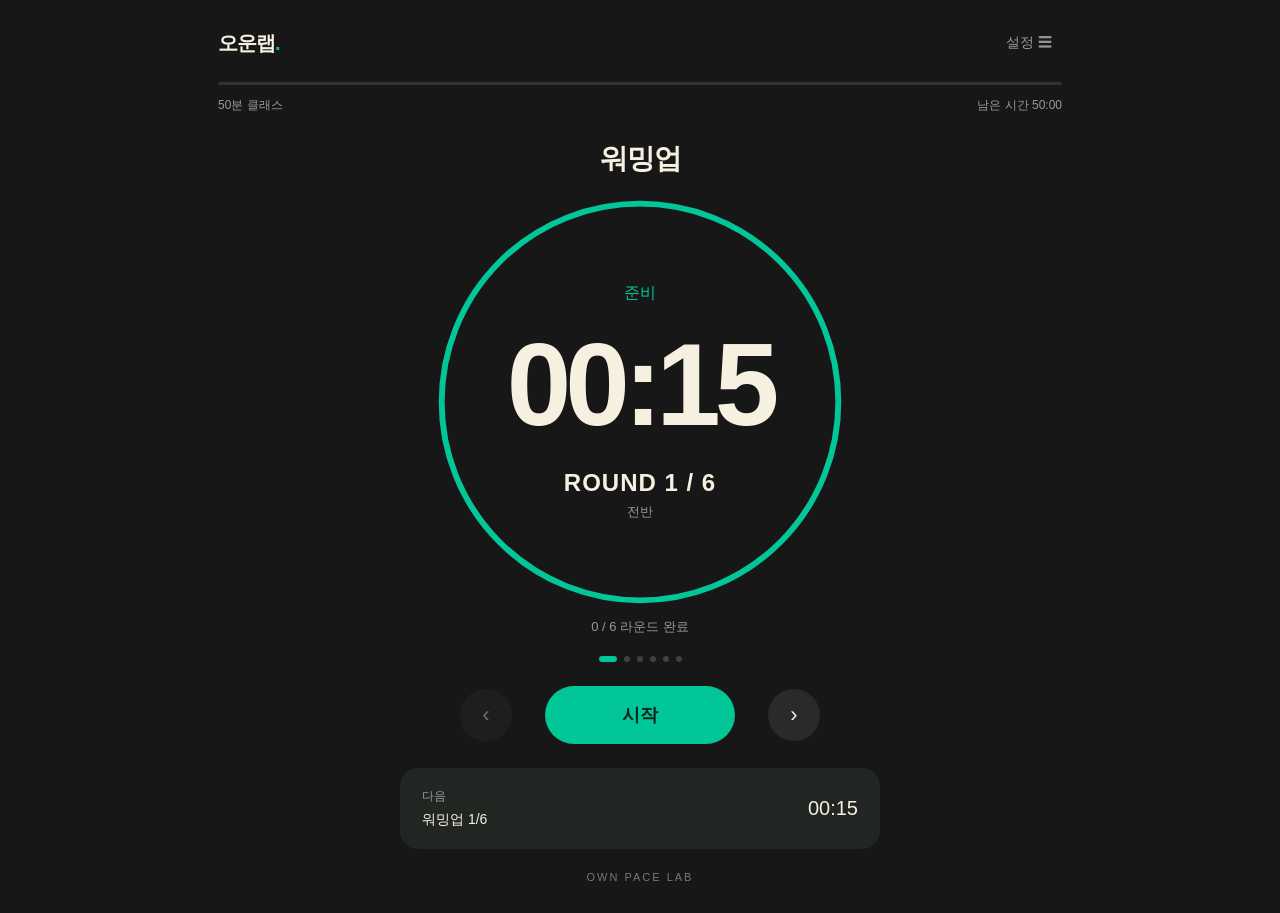
<file: index.html>
<!doctype html>
<html lang="ko"><head><meta charset="utf-8"><meta name="viewport" content="width=device-width,initial-scale=1"><meta name="theme-color" content="#171717"><title>오운랩 50분 타이머</title><style>
:root{color-scheme:dark;--bg:#171717;--fg:#f5f0df;--accent:#00c698;--muted:#979a97}*{box-sizing:border-box}body{margin:0;background:var(--bg);color:var(--fg);font-family:Arial,'Apple SD Gothic Neo',sans-serif}button,select,input{font:inherit}button,select{color:inherit;cursor:pointer}button{border:0;background:#282b29;border-radius:16px;padding:16px}button:focus-visible,select:focus-visible,input:focus-visible{outline:3px solid var(--accent);outline-offset:4px}button:disabled{opacity:.4;cursor:default}main{width:min(100%,620px);margin:auto;padding:24px 28px 30px;min-height:100svh}header{display:flex;align-items:center;justify-content:space-between}header b{font-size:20px;letter-spacing:-1px}header b span{color:var(--accent)}#settings{background:none;font-size:14px;color:var(--muted);padding:10px}.progress{height:3px;background:#303330;margin-top:20px;overflow:hidden;border-radius:5px}.progress i{display:block;background:var(--accent);height:100%}.meta{display:flex;justify-content:space-between;color:var(--muted);font-size:12px;margin-top:12px}.stage{text-align:center;margin:26px 0 18px}.label{font-size:24px;font-weight:700;letter-spacing:-1px;margin:0 0 14px}.dial{position:relative;width:min(100%,360px);aspect-ratio:1;margin:auto;display:flex;flex-direction:column;align-items:center;justify-content:center}.dial svg{position:absolute;inset:0;width:100%;height:100%;transform:rotate(-90deg)}.track,.arc{fill:none;stroke-width:5}.track{stroke:#303631}.arc{stroke:var(--accent);stroke-linecap:round;stroke-dasharray:1068.14;transition:stroke-dashoffset .18s linear}.clock{font-size:clamp(64px,19vw,100px);font-weight:700;font-variant-numeric:tabular-nums;letter-spacing:-6px;line-height:1.2}.phase{font-size:16px;color:var(--accent);margin-bottom:12px}.sub{font-size:13px;color:var(--muted);margin-top:12px;min-height:18px}.rounds{display:flex;gap:7px;justify-content:center;min-height:10px;margin:20px 0}.dot{width:6px;height:6px;border-radius:50%;background:#3d423e}.dot.past{background:#678075}.dot.active{background:var(--accent);width:18px;border-radius:4px}nav{display:flex;align-items:center;justify-content:space-between;gap:18px;margin:0 auto 24px;max-width:360px}nav button:not(#go){width:52px;height:52px;border-radius:50%;padding:0;font-size:22px}#go{background:var(--accent);color:#0b211a;font-weight:700;flex:1;max-width:190px;font-size:18px;height:58px;border-radius:32px}.next-card{display:flex;align-items:center;justify-content:space-between;gap:20px;border-radius:18px;background:#222623;padding:20px 22px;font-size:14px}.next-card small{display:block;color:var(--muted);font-size:12px;margin-bottom:6px}#nextTime{font-size:20px;font-variant-numeric:tabular-nums}.footer{text-align:center;color:#737b74;font-size:11px;margin-top:22px;letter-spacing:2px}dialog{width:min(92vw,480px);max-height:85svh;border:1px solid #3a403b;border-radius:24px;background:#202421;color:var(--fg);padding:24px}dialog::backdrop{background:#000a;backdrop-filter:blur(8px)}.sheet-head{display:flex;justify-content:space-between;align-items:center;margin-bottom:24px}.sheet-head h2{font-size:22px;margin:0}.sheet-head button{padding:10px}.options{display:grid;gap:12px}.options button,select{background:#2c322d;border:0;border-radius:12px;padding:15px;text-align:left}select{width:100%}.volume{display:flex;align-items:center;gap:15px;margin:8px 0;font-size:14px}input{accent-color:var(--accent);flex:1;min-width:0}details{margin-top:24px;font-size:14px}summary{cursor:pointer}ol{padding-left:20px;line-height:1.9;color:#bbc2bb}.hint{font-size:12px;color:#9ba59c;line-height:1.7}body.rest{--accent:#80cce3}body.done{--accent:#00c698}@media(min-width:900px){main{width:min(100%,900px)}.dial{width:420px}.clock{font-size:116px}.label{font-size:28px}.next-card{max-width:480px;margin:auto}}@media(max-height:760px){main{padding-top:14px}.stage{margin:16px 0 10px}.dial{width:min(75vw,290px)}.clock{font-size:80px}.rounds{margin:12px 0}nav{margin-bottom:16px}.footer{margin-top:14px}}@media(max-height:500px) and (orientation:landscape){main{max-width:950px;display:grid;grid-template-columns:1fr 1fr;gap:10px 36px;padding:14px 24px}header,.progress,.meta{grid-column:1/-1;margin:0}.stage{grid-column:1;grid-row:4/8;margin:0}.dial{width:220px}.label{font-size:18px;margin:0}.clock{font-size:64px}nav{grid-column:2;width:100%;margin:auto}.next-card{grid-column:2;width:100%}.footer{grid-column:2}.rounds{margin:6px}}
#roundLabel{font-size:24px;font-weight:800;letter-spacing:1px;margin-top:14px;color:var(--fg)}#completed{font-size:13px;color:var(--muted);margin-top:6px}.sub{margin-top:6px}body.ending .clock{transform:scale(1.18);font-weight:900}.clock{transition:transform .15s ease}body.ending .arc{stroke-width:8}@media(max-height:760px){#roundLabel{font-size:20px;margin-top:8px}.sub{font-size:12px}}
</style></head><body><main><header><b>오운랩<span>.</span></b><button id="settings" aria-label="타이머 설정">설정 ☰</button></header><div class="progress"><i id="bar"></i></div><div class="meta"><span>50분 클래스</span><span id="total"></span></div><button id="restoreAudio" hidden style="width:100%;margin-top:16px">소리가 중단됐어요 · 눌러서 복구</button><section class="stage"><h1 class="label" id="label"></h1><div class="dial"><svg viewBox="0 0 360 360" aria-hidden="true"><circle class="track" cx="180" cy="180" r="170"/><circle id="ring" class="arc" cx="180" cy="180" r="170"/></svg><div id="phase" class="phase"></div><div class="clock" id="clock" role="timer"></div><div id="roundLabel"></div><div class="sub" id="sub"></div></div><div id="completed"></div><div id="dots" class="rounds" aria-hidden="true"></div></section><nav><button id="prev" aria-label="이전 구간">‹</button><button id="go">시작</button><button id="nextBtn" aria-label="다음 구간">›</button></nav><div class="next-card"><div><small>다음</small><span id="next"></span></div><span id="nextTime"></span></div><div class="footer">OWN PACE LAB</div></main><dialog id="panel"><div class="sheet-head"><h2>타이머 설정</h2><button id="close">닫기</button></div><div class="options"><select id="jump" aria-label="구간 선택"></select><button id="sound" aria-pressed="true">소리 켜짐</button><label class="volume">벨 증폭 <output id="volumeValue">140%</output><input id="volume" type="range" min="0.1" max="2" step="0.1" value="1.4" aria-label="벨 음량"></label><button id="test">복싱 벨 미리 듣기</button><button id="warningTest">종료 예고 미리 듣기</button><button id="voiceTest">영어 음성 미리 듣기</button><p id="audioStatus" class="hint" role="status"></p><button id="voice" aria-pressed="true">음성 안내 켜짐</button><button id="full">전체 화면</button><button id="reset">처음부터</button></div><details><summary>50분 시간 구성</summary><ol id="outline"></ol></details><p class="hint">섹션 시작과 라운드 번호를 영어로 안내합니다.<br>마지막 3초는 예고음, 종료는 복싱 벨로 알려드립니다.<br>풋워크와 쉐도우는 90초에 과제 전환, 파트너는 90초에 역할 교대 신호가 울립니다.<br>음악을 먼저 켠 뒤 이 화면에서 벨을 시험하세요. 벨 증폭은 최대 200%이며 음성은 과도하게 증폭하지 않습니다.<br>다른 앱의 음악 음량은 이 타이머에서 조절할 수 없습니다. 화면을 켜두고 타이머를 앞에 두세요.<br>스페이스 시작 / 일시정지, 방향키 구간 이동</p></dialog><script>
'use strict';
const PLAN=[];let acc=0;
function add(section,label,duration,kind='work',mid=0){PLAN.push({section,label,duration,kind,mid,start:acc,end:acc+duration});acc+=duration;}
function transition(){add('전환','구간 전환',30,'rest');}
// Every duration includes only its own work/rest. No implicit end rests.
for(let i=1;i<=6;i++){add('워밍업','워밍업 '+i+'/6',15);add('워밍업','워밍업 '+i+'/6',15);}
transition();
for(let i=1;i<=2;i++){add('스탠스와 풋워크','풋워크 '+i+'/2R',180,'work',90);if(i<2)add('스탠스와 풋워크','라운드 휴식',60,'rest');}
transition();
for(let i=1;i<=6;i++){add('쉐도우','쉐도우 '+i+'/6R',180,'work',90);if(i<6)add('쉐도우','라운드 휴식',40,'rest');}
transition();
for(let i=1;i<=3;i++){add('파트너','파트너 '+i+'/3R',180,'work',90);if(i<3)add('파트너','라운드 휴식',40,'rest');}
transition();
add('파트너 피니셔','피니셔',40);
add('장비 정리','장비 정리',20,'rest');
transition();
for(let i=1;i<=6;i++){add('컨디셔닝','인터벌 '+i+'/6',30);add('컨디셔닝','인터벌 회복',15,'rest');}
add('마침','마무리 안내',20,'rest');
const TOTAL=acc;if(TOTAL!==3000)throw Error('Schedule must total 3000 seconds');
const $=id=>document.getElementById(id),fmt=n=>{n=Math.max(0,Math.ceil(n));return String(Math.floor(n/60)).padStart(2,'0')+':'+String(n%60).padStart(2,'0');};
let elapsed=0,running=false,base=0,epoch=0,audio=null,sound=true,wake=null,prevElapsed=0,lastSaved=0;
const KEY='ownpace-timer-v8-50min-partner3';
function at(t){return PLAN.findIndex(p=>t<p.end);}
let volume=1.4,voice=true;
let audioOutput=null;
function audioState(){ $('restoreAudio').hidden=!sound||!audio||audio.state==='running'; }
function output(){if(!audioOutput){audioOutput=audio.createDynamicsCompressor();audioOutput.threshold.value=-3;audioOutput.knee.value=3;audioOutput.ratio.value=12;audioOutput.attack.value=.003;audioOutput.release.value=.12;audioOutput.connect(audio.destination);}return audioOutput;}
// Boxing Bell: IOII-IOIO-IIOI, CC0. Source: https://commons.wikimedia.org/wiki/File:Dingdingding.wav
const CLIPS={"Warm up. Round one.":"[data-uri]","Footwork. Round one.":"[data-uri]","Shadowboxing. Round one.":"[data-uri]","Partner drills. Round one.":"[data-uri]","Conditioning. Round one.":"[data-uri]","Cool down.":"[data-uri]","Rest.":"[data-uri]","Get ready.":"[data-uri]","Workout complete. Well done.":"[data-uri]","Round one.":"[data-uri]","Round two.":"[data-uri]","Round three.":"[data-uri]","Round four.":"[data-uri]","Round five.":"[data-uri]","Round six.":"[data-uri]","Round seven.":"[data-uri]","Round eight.":"[data-uri]","Round nine.":"[data-uri]","Round ten.":"[data-uri]","bell":"[data-uri]","warning":"[data-uri]"};
const buffers={};let preparing=null,voiceSource=null,voicePending=null;
function stopVoice(){if(voicePending!==null){clearTimeout(voicePending);voicePending=null;}if(voiceSource){try{voiceSource.stop();}catch(e){}voiceSource=null;}}
function playClip(key,delay=0,isVoice=false){if(!sound||!audio||!buffers[key])return false;if(audio.state!=='running'){audioState();return false;}const source=audio.createBufferSource(),gain=audio.createGain();source.buffer=buffers[key];gain.gain.value=isVoice?Math.min(volume,1):volume;source.connect(gain);gain.connect(output());source.onended=()=>{source.disconnect();gain.disconnect();if(voiceSource===source)voiceSource=null;};source.start(audio.currentTime+delay);if(isVoice)voiceSource=source;return true;}
function bell(){playClip('bell');}
function warning(){playClip('warning');}
function tone(freq=1200,dur=.25){if(!sound||!audio)return;if(audio.state!=='running'){audioState();return;}const o=audio.createOscillator(),g=audio.createGain();o.frequency.value=freq;o.type='triangle';g.gain.setValueAtTime(0,audio.currentTime);g.gain.linearRampToValueAtTime(volume*.5,audio.currentTime+.005);g.gain.setValueAtTime(volume*.5,audio.currentTime+dur-.03);g.gain.linearRampToValueAtTime(0,audio.currentTime+dur);o.connect(g);g.connect(output());o.start();o.stop(audio.currentTime+dur);}
function roundInfo(p){if(!p||['전환','장비 정리','마침','파트너 피니셔'].includes(p.section))return null;const works=PLAN.filter(x=>x.section===p.section&&x.kind==='work');if(p.section==='워밍업'){const n=Number(p.label.match(/(\d+)\//)[1]);return {n,total:6,completed:Math.floor(works.filter(x=>x.end<=elapsed).length/2)};}return {n:Math.max(1,works.filter(x=>x.start<=p.start).length),total:works.length,completed:works.filter(x=>x.end<=elapsed).length};}
function say(text){stopVoice();if(!sound||!voice)return;if(!playClip(text,1.8,true))$('audioStatus').textContent='음성 준비가 필요합니다. 영어 음성 미리 듣기를 눌러 주세요.';}
function roundSpeech(n){return 'Round '+['one','two','three','four','five','six','seven','eight','nine','ten'][n-1]+'.';}
function announce(k,previous=-1){const p=PLAN[k],before=PLAN[previous];if(!p){say('Workout complete. Well done.');return;}if(p.section==='파트너 피니셔')return;if(p.section==='전환'){say('Get ready.');return;}if(p.kind==='rest'){if(p.label==='라운드 휴식')say('Rest.');return;}const r=roundInfo(p),oldRound=roundInfo(before);const newSection=!before||before.section!==p.section;const section={'워밍업':'Warm up','스탠스와 풋워크':'Footwork','쉐도우':'Shadowboxing','파트너':'Partner drills','컨디셔닝':'Conditioning','쿨다운':'Cool down'}[p.section];if(newSection)say(r&&r.n>1?roundSpeech(r.n):section+'.'+(r?' '+roundSpeech(r.n):''));else if(r&&(!oldRound||oldRound.n!==r.n))say(roundSpeech(r.n));}
async function unlock(){try{audio??=new(window.AudioContext||window.webkitAudioContext)();audio.onstatechange=audioState;const resumed=audio.resume();if(!preparing)preparing=Promise.all(Object.entries(CLIPS).map(async([key,data])=>{const raw=atob(data.split(',')[1]);const bytes=Uint8Array.from(raw,c=>c.charCodeAt(0));buffers[key]=await audio.decodeAudioData(bytes.buffer);})).catch(e=>{preparing=null;throw e;});await resumed;await preparing;if(audio.state!=='running')throw Error('Audio suspended');audioState();$('audioStatus').textContent='벨과 안내 음성 준비 완료 · v9';return true;}catch(e){audioState();$('audioStatus').textContent='소리를 시작하지 못했습니다. 다시 미리 듣기를 눌러 주세요.';return false;}}
async function lock(){try{wake=await navigator.wakeLock.request('screen');}catch(e){}}
function release(){if(wake){wake.release().catch(()=>{});wake=null;}}
function save(){try{localStorage.setItem(KEY,JSON.stringify({elapsed,at:Date.now()}));}catch(e){}}
function syncTime(){if(running)elapsed=Math.min(TOTAL,base+(performance.now()-epoch)/1000);}
function render(){let k=at(elapsed),p=PLAN[k];document.body.className=!p?'done':p.kind==='rest'?'rest':'';$('label').textContent=p?p.section:'수업 완료';if(p&&p.end-elapsed<=3&&running)document.body.className+=' ending';const ri=roundInfo(p);$('roundLabel').textContent=ri?'ROUND '+ri.n+' / '+ri.total:'';$('completed').textContent=ri?ri.completed+' / '+ri.total+' 라운드 완료':'';$('clock').textContent=p?fmt(p.end-elapsed):'00:00';$('phase').textContent=!p?'수고하셨습니다':!running?(elapsed?'일시정지':'준비'):p.section==='마침'?'마무리':p.kind==='rest'?'휴식':'운동';$('sub').textContent=p?(p.mid?(elapsed-p.start<p.mid?'전반':'후반'):p.kind==='rest'?p.label:p.section==='워밍업'?(p.start%30===0?'전반':'후반'):''):'50분 완료';$('total').textContent='남은 시간 '+fmt(TOTAL-elapsed);$('bar').style.width=(elapsed/TOTAL*100)+'%';$('ring').style.strokeDashoffset=1068.14*(p?(elapsed-p.start)/p.duration:1);const upcoming=PLAN[k+1];$('next').textContent=p&&upcoming?upcoming.section==='전환'?'구간 전환':upcoming.label:'오늘 수업 마무리';$('nextTime').textContent=p&&upcoming?fmt(upcoming.duration):'';$('go').textContent=running?'일시정지':elapsed>=TOTAL?'완료':elapsed>0?'이어서':'시작';$('go').disabled=elapsed>=TOTAL;$('prev').disabled=elapsed===0;$('nextBtn').disabled=elapsed>=TOTAL;const rounds=p?PLAN.filter(x=>x.section===p.section&&x.kind==='work'&&(p.section!=='워밍업'||x.start%30===0)):[];const active=p?rounds.filter(x=>x.start<=p.start).length-1:-1;const dotsKey=(p?.section??'done')+active;if($('dots').dataset.key!==dotsKey){$('dots').dataset.key=dotsKey;$('dots').innerHTML=rounds.map((x,i)=>'<i class="dot '+(i===active?'active':i<active?'past':'')+'"></i>').join('');}}
function pause(){stopVoice();syncTime();running=false;release();save();render();}
async function start(){if(running||elapsed>=TOTAL)return;if(!await unlock()&&sound)return;if(running)return;running=true;base=elapsed;epoch=performance.now();prevElapsed=elapsed;lock();bell(2);if(Math.abs(elapsed-PLAN[at(elapsed)].start)<.1)announce(at(elapsed));else{const r=roundInfo(PLAN[at(elapsed)]);if(r)say(roundSpeech(r.n));}render();}
function move(t){stopVoice();syncTime();elapsed=Math.max(0,Math.min(TOTAL,t));base=elapsed;epoch=performance.now();prevElapsed=elapsed;if(elapsed===TOTAL){running=false;release();}if(running&&elapsed<TOTAL)announce(at(elapsed));save();render();}
function tick(){if(running){syncTime();let old=at(prevElapsed),now=at(elapsed);if(elapsed-prevElapsed<2){if(old!==now){bell(now<0?3:2);announce(now,old);}else if(now>=0){const p=PLAN[now];if(p.mid&&prevElapsed<p.start+p.mid&&elapsed>=p.start+p.mid)tone(1200,.25);else if(Math.ceil(p.end-elapsed)<=3&&Math.ceil(p.end-elapsed)!==Math.ceil(p.end-prevElapsed))warning();}}if(elapsed>=TOTAL){running=false;release();save();}if(performance.now()-lastSaved>1000){save();lastSaved=performance.now();}prevElapsed=elapsed;render();}requestAnimationFrame(tick);}
$('voiceTest').onclick=async()=>{if(await unlock()){stopVoice();if(sound)playClip('Shadowboxing. Round one.',0,true);}};
$('voice').onclick=async()=>{voice=!voice;stopVoice();$('voice').textContent=voice?'음성 안내 켜짐':'음성 안내 꺼짐';$('voice').setAttribute('aria-pressed',String(voice));if(voice&&await unlock())say('Shadowboxing. Round one.');};$('warningTest').onclick=async()=>{if(!await unlock())return;playClip('warning');playClip('warning',1);playClip('warning',2);playClip('bell',3);};
$('settings').onclick=()=>$('panel').showModal();$('close').onclick=()=>$('panel').close();$('volume').oninput=e=>{volume=Number(e.target.value);$('volumeValue').textContent=Math.round(volume*100)+'%';};
$('restoreAudio').onclick=async()=>{stopVoice();if(audio){audio.onstatechange=null;audio.close().catch(()=>{});}audio=null;audioOutput=null;preparing=null;if(await unlock())bell();};
$('go').onclick=()=>running?pause():start();$('prev').onclick=()=>{syncTime();const k=at(elapsed);move(PLAN[Math.max(0,(k<0?PLAN.length:k)-1)].start);};$('nextBtn').onclick=()=>{syncTime();const k=at(elapsed);if(k>=0)move(PLAN[k+1]?.start??TOTAL);};
$('reset').onclick=()=>{if(elapsed>0&&!confirm('타이머를 처음으로 되돌릴까요?'))return;pause();move(0);};
$('sound').onclick=async()=>{sound=!sound;if(!sound)stopVoice();$('sound').textContent=sound?'소리 켜짐':'소리 꺼짐';$('sound').setAttribute('aria-pressed',String(sound));if(sound){await unlock();tone();}};
$('test').onclick=async()=>{await unlock();bell(2);};$('full').onclick=async()=>{try{if(document.fullscreenElement)await document.exitFullscreen();else await document.documentElement.requestFullscreen();}catch(e){$('full').textContent='전체 화면 미지원';}};
PLAN.forEach((p,i)=>{if(i===0||p.section!==PLAN[i-1].section){const o=document.createElement('option');o.value=p.start;o.textContent=fmt(p.start)+' '+p.section;$('jump').appendChild(o);}});$('jump').onchange=e=>move(Number(e.target.value));
[['워밍업','15초 × 12 / 3분'],['스탠스와 풋워크','3분 × 2R / 사이 휴식 1분'],['쉐도우','3분 × 6R / 사이 휴식 40초'],['파트너','3분 × 3R / 사이 휴식 40초 / 90초 교대'],['파트너 피니셔','40초'],['장비 정리','20초'],['컨디셔닝','30초 운동 + 15초 회복 × 6 / 4분 30초'],['구간 전환','30초 × 5'],['마침','20초']].forEach(([s,t])=>{const li=document.createElement('li');li.textContent=s+' — '+t;$('outline').appendChild(li);});
document.addEventListener('keydown',e=>{if(['BUTTON','SELECT','INPUT'].includes(e.target.tagName))return;if(e.code==='Space'){e.preventDefault();running?pause():start();}if(e.key==='ArrowRight')$('nextBtn').click();if(e.key==='ArrowLeft')$('prev').click();});
document.addEventListener('visibilitychange',()=>{if(document.visibilityState==='visible'){if(running)lock();if(audio&&sound)audio.resume().then(audioState).catch(audioState);}});window.addEventListener('pagehide',()=>{syncTime();save();});
try{const v=JSON.parse(localStorage.getItem(KEY));if(v&&Date.now()-v.at<7200000&&Number.isFinite(v.elapsed))elapsed=Math.max(0,Math.min(TOTAL,v.elapsed));}catch(e){}
render();requestAnimationFrame(tick);
</script></body></html>
</file>
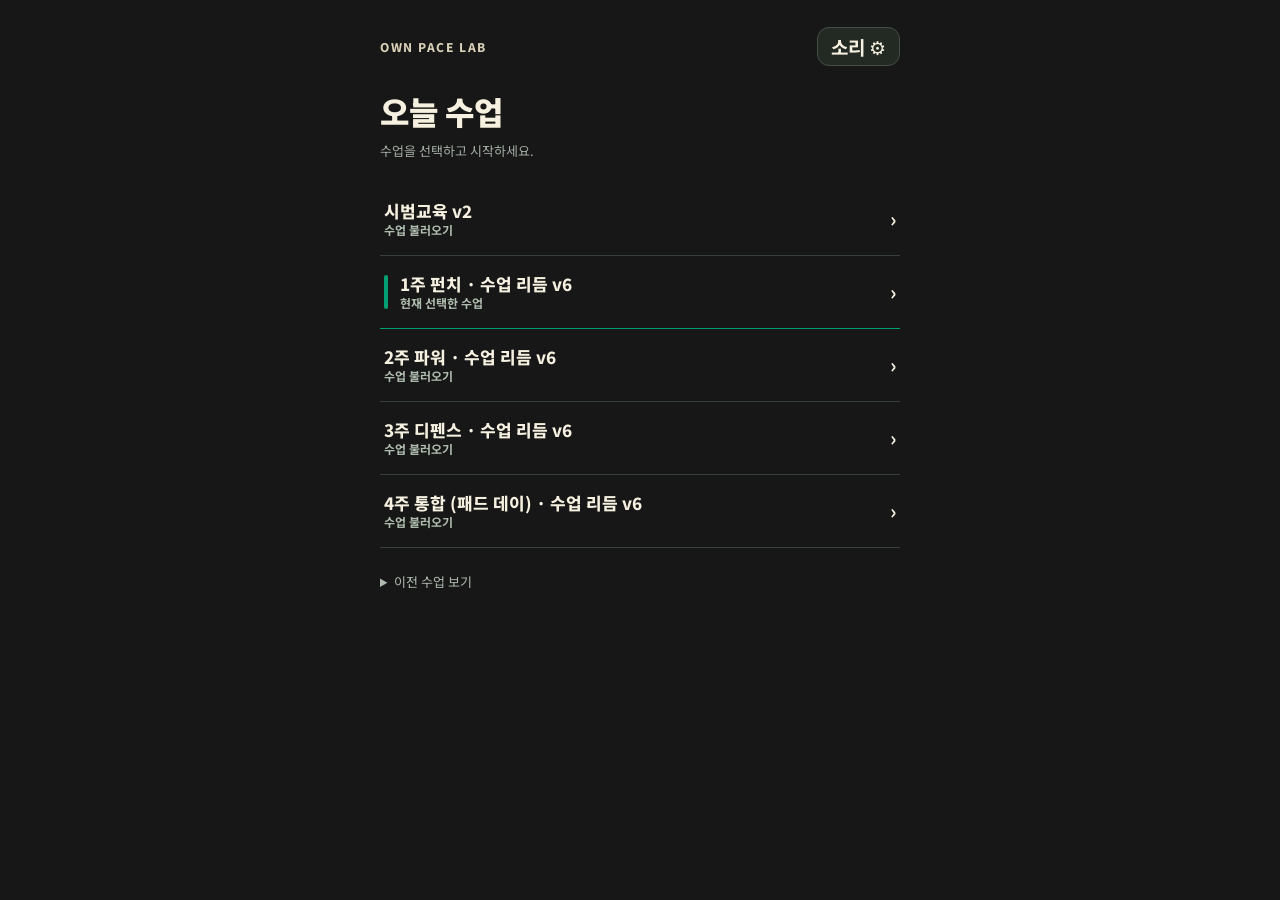
<file: preview/index.html>
<!doctype html>
<!-- © 2026 오운랩(Own Pace LAB). All rights reserved. 무단 복제·배포·사용 금지 -->
<meta charset="utf-8">
<meta name="viewport" content="width=device-width, initial-scale=1, viewport-fit=cover">
<meta name="theme-color" content="#121212">
<title>오운랩 타이머 · 테스트</title>
<meta name="claude:viewport-fit-sides" content="cover">
<link rel="preconnect" href="https://fonts.googleapis.com">
<link rel="stylesheet" href="https://fonts.googleapis.com/css2?family=Oswald:wght@500;700&family=Black+Han+Sans&family=Noto+Sans+KR:wght@500;700;900&display=swap">
<style>
/* Layout: a TV seen from 3–5 m. Whole-class strip on top, today's move dominant in the middle, next move callout below, controls hide while running. */
:root{
  --cream:#F5F0DF; --ink:#171717; --green:#009F73; --sand:#D9D0B8; --mint:#DCEFE6; --warn:#E8553B;
  --bg:var(--cream); --fg:var(--ink); --muted:#5f594a; --track:var(--sand); --fill:var(--green); --tag:var(--green); --tagfg:var(--cream); --panel:#ece5cf;
  --f-num:"Oswald","Arial Narrow",system-ui,sans-serif;
  --f-disp:"Black Han Sans","Noto Sans KR",system-ui,sans-serif;
  --f-body:"Noto Sans KR",system-ui,sans-serif;
  --f-head:"Noto Sans KR","Apple SD Gothic Neo",system-ui,sans-serif;
  color-scheme:light;
}
body.t-up{--bg:var(--green);--fg:var(--cream);--muted:#d7f2e7;--track:#0d7f5d;--fill:var(--cream);--tag:var(--cream);--tagfg:var(--green);--panel:#0c8b65}
body.t-rest{--bg:#D7ECF8;--fg:#0E3A52;--muted:#3E6A82;--track:#B7D9EC;--fill:#1F7FB4;--tag:#1F7FB4;--tagfg:#F5FBFF;--panel:#C6E2F2}
body.t-talk,body.t-finish{--bg:var(--ink);--fg:var(--cream);--muted:#b4ad9e;--track:#333;--fill:var(--green);--tag:var(--green);--tagfg:var(--cream);--panel:#262626;color-scheme:dark}
body.t-cool{--bg:var(--mint);--fg:#0f3d30;--muted:#40695b;--track:#bfdccf;--fill:var(--green);--tag:var(--green);--tagfg:var(--cream);--panel:#cbe6da}

[hidden]{display:none!important}
html,body{height:100%}
body{margin:0;background:var(--bg);color:var(--fg);font-family:var(--f-body);transition:background .35s,color .35s;overflow:hidden}
.wrap{height:100%;box-sizing:border-box;display:grid;grid-template-rows:auto 1fr;gap:clamp(6px,1.2vh,14px);padding-block:clamp(10px,2.4vh,28px);padding-left:max(16px,env(safe-area-inset-left,0px));padding-right:max(16px,env(safe-area-inset-right,0px))}

header{display:flex;justify-content:space-between;align-items:baseline;gap:12px;flex-wrap:wrap}
.sec{font-family:var(--f-head);font-weight:900;font-size:clamp(18px,2.8vw,42px);letter-spacing:-.01em;display:flex;align-items:baseline;gap:.5em}
.sec span{font-family:var(--f-num);font-weight:500;font-size:.85em;color:var(--muted);font-variant-numeric:tabular-nums}
.stats{font-family:var(--f-num);font-size:clamp(16px,2.2vw,32px);font-variant-numeric:tabular-nums;color:var(--muted)}
.stats b{color:var(--fg)}
@media (max-width:480px){ .stats .brand{display:none} header{flex-wrap:nowrap} }

/* ===== Layout =====
   간격은 세 단계만 쓴다: --s1 붙여서(태그→동작, 동작→보조 문구) · --s2 묶어서(동작→박스) · 나눠서(다음 예고는 항상 맨 아래 같은 자리)
   phone(세로): 가운데 정렬로 쌓기. wide(TV·노트북): 왼쪽 = 할 것, 오른쪽 = 숫자, 아래 = 다음 */
main{--fit:1;--s1:calc(clamp(4px,1.1vh,14px)*var(--fit));--s2:calc(clamp(10px,2.6vh,34px)*var(--fit));
  display:grid;grid-template-columns:1fr;grid-template-rows:1fr auto auto 1fr auto;grid-template-areas:"." "info" "num" "." "next";
  justify-items:center;row-gap:var(--s2);min-height:0;overflow:hidden;text-align:center;padding-bottom:clamp(44px,7vh,64px)}
.info{grid-area:info;display:flex;flex-direction:column;align-items:center;min-width:0;max-width:100%}
.info .tagrow{margin-bottom:var(--s1)}
.tagrow{display:flex;flex-wrap:wrap;gap:.4em;align-items:center;justify-content:inherit}
/* 스탠스 칩: 왼발 앞 = 테두리, 오른발 앞(반대로) = 주황으로 채워 한눈에. 바뀌는 블록은 깜빡 */
.st{font-family:var(--f-head);font-weight:900;font-size:clamp(22px,3.4vw,52px);line-height:1;padding:.28em .8em;border-radius:99px;border:.12em solid currentColor;color:var(--fg)}
.st.R{background:var(--warn);border-color:var(--warn);color:#fff}
.st.chg{animation:stp 1s ease-in-out 3}
@keyframes stp{50%{transform:scale(1.12)}}
@media (prefers-reduced-motion:reduce){.st.chg{animation:none}}
.info .who{margin-top:var(--s1)}
.info .beats{margin-top:var(--s2)}
.rules{display:flex;flex-direction:column;gap:.45em;text-align:left;font-size:clamp(17px,4.8vw,30px);font-weight:800;line-height:1.25}
.rules .goal{align-self:flex-start;background:var(--tag);color:var(--tagfg);border-radius:99px;padding:.2em .8em;font-weight:900}
.rules .goal:before{content:'목표 ';opacity:.75}
.rules .lad{display:flex;flex-wrap:wrap;align-items:center;gap:.2em}
.rules .lad b{border:.12em solid currentColor;border-radius:.45em;padding:.15em .5em;font-weight:900;white-space:nowrap}
.rules .lad b.me{background:var(--fg);color:var(--bg);border-color:var(--fg)}
.rules .lad i{font-style:normal;opacity:.5;font-weight:900}
.rules .lad .loop{opacity:.7}
.rules .leg{font-size:.7em;font-weight:700;opacity:.75;display:flex;align-items:center;gap:.35em}
.rules .leg b{display:inline-block;width:1em;height:1em;border-radius:.25em;border:.12em solid currentColor}
.rules .leg b.me{background:currentColor}
.rules .rl:before{content:'·';margin-right:.4em;color:var(--tag);font-weight:900}
body.rulecard .who{display:none}

@media (min-width:640px) and (min-aspect-ratio:5/4){
  /* TV는 가장자리가 잘리거나(오버스캔) 멀리서 보면 붙어 보인다: 화면 테두리 4vw, 내용은 3vw 더 안쪽 */
  .wrap{padding-left:max(4vw,env(safe-area-inset-left,0px));padding-right:max(4vw,env(safe-area-inset-right,0px))}
  /* 크기 위계: 동작(문구+박스) > 숫자 > 다음 > 보조 문구 > 기본/레벨업(배경색이 이미 알려줌) */
  main{padding:0 1vw clamp(8px,2vh,24px) 3vw;grid-template-columns:minmax(0,1.85fr) minmax(0,1fr);grid-template-rows:1fr auto;grid-template-areas:"info num" "next next";
    align-items:center;justify-items:start;text-align:left;column-gap:3vw;row-gap:0}
  .info{align-items:flex-start}
  .move{font-size:calc(clamp(38px,8.4vw,172px)*var(--fit))!important;max-width:100%!important;line-height:1.05}
  .tag,.st{font-size:clamp(16px,2vw,40px)!important;padding:.3em .8em!important}
  .who{font-size:calc(clamp(17px,2.6vw,52px)*var(--fit))!important}
  main .anchor{text-align:left;font-size:calc(clamp(22px,3.4vw,68px)*var(--fit));max-width:100%}
  .beats{font-size:calc(clamp(17px,3.3vw,66px)*var(--fit))!important}
  .num{justify-self:center;font-size:calc(min(40vh,17vw)*var(--fit))!important}
  body.rulecard main{grid-template-columns:1fr;grid-template-areas:"info" "next"}
  body.rulecard .num{position:fixed;top:clamp(56px,9vh,96px);right:4vw;font-size:clamp(40px,9vw,150px)!important}
  body.rulecard .move{font-size:clamp(40px,5.2vw,104px)!important}
  .rules{font-size:clamp(20px,3.1vw,62px);gap:.32em}
  .next{font-size:clamp(16px,2.1vw,42px)!important;margin-left:-.8em;transform-origin:left center}
}
.tag{font-family:var(--f-head);font-weight:900;font-size:clamp(22px,3.4vw,52px);line-height:1;display:inline-flex;align-items:center;justify-content:center;background:var(--tag);color:var(--tagfg);padding:.32em .95em;border-radius:99px}
.move .seg,.who .seg{white-space:nowrap}
.c .mv{position:absolute;top:.1em;left:.18em;font-size:.62em;line-height:1;opacity:.85}
.c .sm{font-size:.72em;white-space:nowrap;font-weight:900;letter-spacing:-.02em}
.move{font-family:var(--f-head);font-weight:900;letter-spacing:-.02em;font-size:calc(clamp(40px,9vw,160px)*var(--fit));line-height:1.08;text-wrap:balance;max-width:94vw;word-break:keep-all;overflow-wrap:anywhere}
/* beat boxes: one box = one beat, 4 per line, at most 2 lines. 앞(원) = filled, 뒤(투) = outline, 가드 = faint, arrow = dashed (moving) */
.beats{display:flex;flex-direction:column;gap:.16em;font-size:calc(clamp(17px,5.8vw,40px)*var(--fit))}
.beats:empty{display:none}
.beats .ln:nth-child(2):not(:last-child){margin-bottom:.35em} /* 16박(앞뒤 루틴)은 8박씩 두 덩어리로 보이게 */
.beats .ln{display:grid;grid-template-columns:repeat(var(--cols,4),3.3em);gap:.14em}
.beats .X{color:var(--fg);font-size:.95em;opacity:.8;justify-content:flex-start;padding-left:.2em}
.beats .c{position:relative;height:2.25em;border-radius:.4em;display:flex;align-items:center;justify-content:center;box-sizing:border-box;font-family:var(--f-head);font-weight:900;letter-spacing:-.02em;overflow:hidden}
.beats .L{background:var(--fg);color:var(--bg)}
.beats .R{border:.12em solid var(--fg);color:var(--fg)}
.beats .G{background:color-mix(in srgb,var(--fg) 10%,transparent);color:color-mix(in srgb,var(--fg) 55%,transparent);font-weight:700;font-size:.72em;height:3.125em;border-radius:.555em}
.beats .M{border:.1em dashed color-mix(in srgb,var(--fg) 60%,transparent);color:var(--fg);font-size:1.2em;height:1.875em;border-radius:.333em}
.beats .two{font-size:.84em;height:2.68em;border-radius:.476em}
.beats .mix{border:.12em solid var(--fg);padding:0}
.beats .mix i{flex:1;height:100%;display:grid;place-items:center;font-style:normal;color:var(--fg)}
.beats .mix i.L{background:var(--fg);color:var(--bg)}
.who{max-width:100%;font-size:calc(clamp(17px,4.4vw,40px)*var(--fit));font-weight:700;color:color-mix(in srgb,var(--fg) 88%,transparent);line-height:1.3;word-break:keep-all}
.who:empty{display:none}
/* 지금 동작의 남은 시간: 멀리서도 숫자를 읽지 않고 '곧 바뀐다'를 느끼게 화면 맨 위 얇은 막대 */
.bar{position:fixed;left:0;right:0;top:0;height:clamp(6px,1vh,14px);background:var(--track);z-index:3}
.bar i{display:block;height:100%;background:var(--fill);transform-origin:left center;transform:scaleX(1)}
body.warn .bar i{background:var(--warn)}
.anchor{margin-top:var(--s2,18px);max-width:94vw;font-family:var(--f-head);font-weight:900;font-size:calc(clamp(22px,6vw,64px)*var(--fit,1));line-height:1.25;color:var(--fill);word-break:keep-all;text-wrap:balance;text-align:center}
.anchor:empty{display:none}
/* 시작 전 화면 = 오늘의 수업 안내판: 일찍 온 회원이 오늘 배울 것을 미리 본다 */
/* 안내판: 훑어보게 = 큰 제목(이번 주) → 한마디 → 키워드 세 칸. 문장 대신 단어로 */
.today{margin:calc(var(--s2)*1.4) 0 0;display:flex;flex-wrap:wrap;gap:.5em;justify-content:center;font-size:calc(clamp(15px,4vw,34px)*var(--fit))}
.today>div{display:flex;align-items:baseline;gap:.45em;padding:.45em .85em;border-radius:.6em;background:color-mix(in srgb,var(--fg) 9%,transparent)}
.today dt{font-weight:700;font-size:.72em;color:var(--muted)}
.today dd{margin:0;font-weight:900;word-break:keep-all;white-space:nowrap}
body.board .next{visibility:hidden}
body.board .anchor{margin-top:calc(var(--s2)*1.1)}
@media (min-width:640px) and (min-aspect-ratio:5/4){ .today{font-size:calc(clamp(16px,2.1vw,42px)*var(--fit));justify-content:flex-start} }
.anchor::before{content:"“"}.anchor::after{content:"”"}
body.t-talk .anchor,body.t-finish .anchor{color:#7fd8b4}
.num{grid-area:num;font-family:var(--f-num);font-weight:700;font-size:calc(min(24vh,34vw)*var(--fit));line-height:.9;font-variant-numeric:tabular-nums}
main .num.mmss{font-size:calc(min(24vh,17vw)*var(--fit))}
@media (min-width:640px) and (min-aspect-ratio:5/4){ main .num.mmss{font-size:calc(min(28vh,11vw)*var(--fit))!important} }
/* 마무리·수업 끝: 숫자 대신 유튜브·카톡 채널 QR (오운랩 유튜브 @ownpacelab, 카톡 채널 pf.kakao.com/_xfrAFX) */
.links{grid-area:num;display:grid;grid-template-columns:1fr 1fr;gap:calc(clamp(16px,4.5vw,96px)*var(--fit));justify-self:center}
.links[hidden]{display:none}
.lk{display:flex;flex-direction:column;align-items:center;gap:.25em;background:var(--cream);color:var(--ink);border-radius:.8em;padding:.8em .8em .7em;font-size:calc(clamp(12px,1.5vw,30px)*var(--fit));text-align:center;word-break:keep-all}
.lk svg{width:calc(min(32vh,15vw)*var(--fit));height:auto;fill:var(--ink);display:block;margin-bottom:.3em}
.lk b{font-family:var(--f-head);font-weight:900;font-size:1.05em;line-height:1.2}
.lk b{font-size:1.3em}
.lk span{font-weight:700;font-size:.95em}
.lk em{font-style:normal;font-weight:700;color:#5f594a;font-size:.85em;margin-top:.15em}
/* QR 화면: 멀리서도 찍히게 QR을 가장 크게, 문구는 줄인다 */
@media (min-width:640px) and (min-aspect-ratio:5/4){
  body.qrmode main{grid-template-columns:minmax(0,1fr) minmax(0,1fr)}
  body.qrmode .move{font-size:calc(clamp(32px,6vw,120px)*var(--fit))!important}
  body.qrmode .lk svg{width:calc(min(44vh,19vw)*var(--fit))}
}
@media not ((min-width:640px) and (min-aspect-ratio:5/4)){ .lk svg{width:calc(min(24vh,36vw)*var(--fit))} .lk{font-size:calc(clamp(12px,3.4vw,20px)*var(--fit))} }
body.rulecard .num{font-size:calc(min(12vh,18vw)*var(--fit))}
body.warn .num{color:var(--warn);animation:pulse 1s ease-out infinite}
body.t-up.warn .num{color:var(--ink)}
@keyframes pulse{0%{transform:scale(1.08)}100%{transform:scale(1)}}

.next{grid-area:next;font-family:var(--f-head);font-weight:700;font-size:clamp(17px,4.2vw,42px);color:var(--muted);padding:.35em .8em;border-radius:99px;transition:background .25s,color .25s,transform .25s;max-width:90vw;word-break:keep-all}
.next b{color:var(--fg);font-weight:900}
.next:empty{visibility:hidden}
/* 8초 전: '다음' 띠를 크게 반전해 강조 (지금 동작 글씨의 약 2/3) */
body.soon .next{background:var(--fg);color:var(--bg);font-size:calc(clamp(22px,6.4vw,52px)*var(--fit))!important;padding:.3em .75em;animation:nextPulse 1s ease-in-out infinite}
body.soon .next b{color:var(--bg)}
@media (min-width:640px) and (min-aspect-ratio:5/4){ body.soon .next{font-size:calc(clamp(24px,4.4vw,88px)*var(--fit))!important;margin-left:-.4em} }
@keyframes nextPulse{0%,100%{box-shadow:0 0 0 0 color-mix(in srgb,var(--fg) 45%,transparent)}50%{box-shadow:0 0 0 .18em color-mix(in srgb,var(--fg) 25%,transparent)}}

.paused{position:fixed;inset:0;display:flex;flex-direction:column;gap:.3em;align-items:center;justify-content:center;background:var(--bg);font-family:var(--f-head);font-weight:900;letter-spacing:-.02em;font-size:clamp(44px,9vw,140px);color:var(--fg);cursor:pointer}
.paused small{font-family:var(--f-body);font-weight:700;font-size:.24em;color:var(--muted);letter-spacing:0}

footer{position:fixed;right:max(16px,env(safe-area-inset-right,0px));bottom:max(16px,env(safe-area-inset-bottom,0px));display:flex;gap:6px;transition:opacity .6s;z-index:4}
footer button{font-size:13px;padding:.6em .9em;opacity:.75}
footer button.main{min-width:0;opacity:1}
button{font:700 clamp(13px,1.5vw,19px)/1 var(--f-body);padding:.75em 1.2em;border-radius:99px;border:2px solid var(--fg);background:transparent;color:var(--fg);cursor:pointer}
button.main{background:var(--fg);color:var(--bg);min-width:8em}
button:focus-visible{outline:3px solid var(--warn);outline-offset:3px}
body.hide footer{opacity:0;pointer-events:none}
body.hide{cursor:none}

/* 운영자 메뉴: 코치의 순서대로 = 지금 위치 확인 → 수업·구간 → 소리 → 화면 → 수업 전 확인 */
.menu{position:fixed;inset:0;background:var(--ink);color:var(--cream);overflow-y:auto;z-index:5;padding:0 max(16px,env(safe-area-inset-right,0px)) 28px max(16px,env(safe-area-inset-left,0px));box-sizing:border-box}
.mhead{position:sticky;top:0;z-index:1;display:flex;align-items:center;justify-content:space-between;gap:12px;padding:max(14px,env(safe-area-inset-top,0px)) 0 14px;background:var(--ink);border-bottom:1px solid #2c2c2c;max-width:1040px;margin:0 auto}
.mnow{display:flex;flex-direction:column;gap:2px;min-width:0}
.mnow span{font-size:14px;font-weight:700;color:#9c968a}
.mnow b{font-family:var(--f-head);font-weight:900;font-size:clamp(20px,2.4vw,30px);letter-spacing:-.01em}
.mcols{display:grid;grid-template-columns:1fr;gap:16px;max-width:1040px;margin:16px auto 0}
@media (min-width:860px){ .mcols{grid-template-columns:1.25fr 1fr;align-items:start} }
@media (max-width:859px){ .menu.pre .mcard.snd{order:0} .menu.pre .lsel{order:-1} .menu.pre .mcard:not(.snd):not(.lsel){order:1} }   /* 폰에서 수업 전에는 소리 점검이 먼저, 수업 중에는 구간 이동이 먼저 */
.mcard{background:#202020;border:1px solid #2e2e2e;border-radius:18px;padding:18px 18px 20px}
.mcard h3{margin:0 0 12px;font-family:var(--f-head);font-weight:900;font-size:17px;color:#9c968a}
.mcard h3:not(:first-child){margin-top:22px}
.menu .hint{margin:10px 0;font-size:14px;line-height:1.5;color:#9c968a}
.menu .grid{display:grid;grid-template-columns:repeat(auto-fill,minmax(132px,1fr));gap:8px}
.menu .grid button{border:1px solid #3a3a3a;color:var(--cream);text-align:left;border-radius:12px;padding:.8em .9em;display:flex;flex-direction:column;align-items:flex-start;gap:.3em;word-break:keep-all;line-height:1.25;font-size:15px}
.menu .grid button span{font-family:var(--f-num);color:#9c968a;font-weight:500}
.menu .grid button.cur{border-color:var(--green);background:var(--green)}
.menu .grid button.cur span{color:var(--cream)}
.row2{display:grid;grid-template-columns:1fr 1fr;gap:8px;margin-top:12px}
.row2 button{border:1px solid #555;color:var(--cream);font-size:15px;padding:.85em .6em}
.set{display:flex;align-items:center;justify-content:space-between;gap:12px;padding:10px 0;border-top:1px solid #2c2c2c}
.set:first-of-type{border-top:0}
.set>span:first-child{display:flex;flex-direction:column;gap:3px;font-weight:700;font-size:16px;min-width:0}
.set small{font-weight:500;font-size:13px;color:#9c968a;line-height:1.4}
.menu .tg{min-width:5.2em;border:1px solid #555;color:#cfc8b8;font-size:15px;padding:.6em 1em;flex:none}
.menu .tg.on{background:var(--green);border-color:var(--green);color:var(--cream)}
.volc{display:flex;gap:6px;flex:none}
.volc button{border:1px solid #555;color:var(--cream);font-size:16px;padding:.55em .9em;min-width:2.6em}
.volc #vol{font-family:var(--f-num);background:var(--cream);color:var(--ink);border-color:var(--cream)}
.check{margin-top:18px;border-top:1px solid #2c2c2c;padding-top:12px}
.check summary{cursor:pointer;font-weight:900;font-size:16px}
.check ol{margin:10px 0 0;padding-left:1.3em;line-height:1.7;font-size:15px;color:#e8e2d2}
.menu .close{border:2px solid var(--cream);color:var(--cream);min-width:6em;font-size:16px;flex:none}
.menu .copy{max-width:1040px;margin:18px auto 0;font-size:12px;color:#6f6a60;line-height:1.5}
.menu button.arm{background:var(--warn);border-color:var(--warn);color:#fff}
.mcols .lsel{grid-column:1/-1;padding:14px 18px}
.lsel{display:flex;align-items:center;justify-content:space-between;gap:12px;font-weight:700;font-size:16px}
.lsel select{font:700 16px var(--f-body);padding:.6em .9em;border-radius:12px;background:var(--cream);color:var(--ink);border:0;flex:1;max-width:70%}
.soundfix{position:fixed;left:50%;top:max(16px,env(safe-area-inset-top,0px));transform:translateX(-50%);background:#C8102E;color:#fff;font:800 clamp(18px,2.4vw,28px)/1.3 var(--f-body);padding:.8em 1.4em;border-radius:18px;z-index:10;box-shadow:0 8px 28px rgba(0,0,0,.3);text-align:center;border:0;width:min(560px,88vw)}
.soundfix small{display:block;font-weight:600;font-size:.6em;opacity:.9;margin-top:.2em}
.toast{position:fixed;left:50%;bottom:max(24px,env(safe-area-inset-bottom,0px));transform:translateX(-50%);background:var(--ink);color:var(--cream);font:700 clamp(15px,1.8vw,22px)/1.3 var(--f-body);padding:.75em 1.3em;border-radius:99px;z-index:9;box-shadow:0 6px 24px rgba(0,0,0,.25);max-width:90vw;text-align:center}
@media (prefers-reduced-motion:reduce){body.soon .next{animation:none}body.warn .num{animation:none}body,.next{transition:none}}
/* ===== v2 화면(라운드형): 지금 동작 > 남은 시간 링 > 구간 > 다음 ===== */
#v2{display:none}
body.v2{--bg:#121212;--fg:#F5F0DF;color-scheme:dark}
body.v2 .wrap{grid-template-rows:1fr}
body.v2 .wrap>header,body.v2 .wrap>main,body.v2 .bar{display:none}
body.v2 #v2{display:grid;grid-template-rows:auto 1fr auto;height:100%;min-height:0;gap:clamp(8px,2vh,24px);--acc:#2fd19c}
body.v2.ph-follow #v2{--acc:#F5F0DF} body.v2.ph-own #v2{--acc:#2fd19c} body.v2.ph-last #v2{--acc:#ff8a3d} body.v2.ph-rest #v2{--acc:#6cc3f5}
.v2top{display:flex;justify-content:space-between;align-items:baseline;gap:12px;font-family:var(--f-head);font-weight:900}
.v2top #v2sec{font-size:clamp(18px,3vw,44px);letter-spacing:-.01em}
.v2top .r{display:flex;gap:.8em;align-items:baseline}
.v2top #v2rd{font-family:var(--f-num);font-size:clamp(20px,3.4vw,52px);letter-spacing:.06em;color:var(--acc)}
.v2top #v2tot{font-size:clamp(13px,1.6vw,22px);color:#8f897a;font-weight:700}
.v2mid{display:grid;grid-template-columns:1fr auto;align-items:center;gap:clamp(12px,4vw,64px);min-height:0}
.v2l{min-width:0;display:flex;flex-direction:column;gap:clamp(6px,1.6vh,20px)}
.v2tag{align-self:flex-start;font-weight:900;font-size:clamp(16px,2.4vw,36px);padding:.18em .7em;border-radius:99px;background:var(--acc);color:#121212}
.v2move{font-family:var(--f-head);font-weight:900;font-size:clamp(34px,7.2vw,124px);line-height:1.08;letter-spacing:-.035em;word-break:keep-all}
.v2combo{display:flex;flex-direction:column;gap:.15em;font-family:var(--f-head);font-weight:900;font-size:clamp(22px,3.6vw,60px);letter-spacing:.02em}
.v2combo .L{color:#F5F0DF}.v2combo .R{color:#2fd19c}.v2combo .m{color:#8f897a;font-weight:700}.v2combo .x{color:#8f897a;font-size:.75em;margin-left:.35em}
.v2cue{font-size:clamp(16px,2.6vw,40px);font-weight:700;color:#cfc8b6}
.v2rules{display:flex;flex-direction:column;gap:.35em;font-size:clamp(18px,3vw,46px);font-weight:800}
.v2rules .g{color:#121212;background:var(--acc);border-radius:.4em;padding:.15em .5em;align-self:flex-start}
.v2rules div:not(.g)::before{content:"· ";color:var(--acc)}
.v2ring{position:relative;width:min(56vh,40vw);aspect-ratio:1}
.v2ring svg{position:absolute;inset:0;width:100%;height:100%;transform:rotate(-90deg)}
.v2ring .bgc{fill:none;stroke:#2a2926;stroke-width:7}
.v2ring .fgc{fill:none;stroke:var(--acc);stroke-width:7;stroke-linecap:round;transition:stroke-dashoffset .25s linear,stroke .3s}
.v2ring .in{position:absolute;inset:0;display:flex;flex-direction:column;align-items:center;justify-content:center;gap:.3em}
#v2num{font-family:var(--f-num);font-weight:700;font-size:min(21vh,15vw);line-height:.9;font-variant-numeric:tabular-nums}
#v2num.mm{font-size:min(14vh,10vw)}
.v2ph{display:flex;gap:.3em;font-size:clamp(11px,1.4vw,20px);font-weight:800}
.v2ph i{font-style:normal;padding:.2em .55em;border-radius:99px;color:#6f6a5e;border:1px solid #3a3833}
.v2ph i.on{color:#121212;background:var(--acc);border-color:var(--acc)}
.v2next{font-size:clamp(15px,2.2vw,32px);font-weight:700;color:#8f897a;padding-bottom:clamp(40px,6vh,70px)}
.v2next b{color:#F5F0DF}
.v2next .lb{display:inline-block;font-size:.8em;border:1px solid #3a3833;border-radius:99px;padding:.1em .6em;margin-right:.5em;vertical-align:.1em}
.v2next .sm{margin-left:.4em}
.v2brand{color:#2fd19c;font-weight:900;font-size:clamp(18px,2.8vw,42px)}
.v2learn{display:flex;flex-direction:column;gap:.3em;font-size:clamp(15px,2.2vw,32px);color:#cfc8b6}
.v2learn b{color:#2fd19c;margin-right:.6em}
.v2chips{display:flex;flex-wrap:wrap;gap:.5em;margin-top:.4em;font-size:clamp(15px,2.2vw,30px)}
.v2chips i{font-style:normal;font-weight:800;color:#f5f0df;border:2px solid #3a3833;border-radius:99px;padding:.25em .9em}
body.v2.warn #v2num{animation:pulse .5s ease-in-out infinite alternate}
@media (max-aspect-ratio:1/1){.v2move{font-size:clamp(40px,12vw,96px)}.v2cue{font-size:clamp(17px,4.6vw,34px)}.v2mid{grid-template-columns:1fr;grid-template-rows:auto minmax(0,1fr)}.v2ring{width:auto;height:100%;max-width:min(80vw,46vh);max-height:min(80vw,46vh);justify-self:center;align-self:center}}
</style>
<link rel="stylesheet" href="ui-v3.css?v=7">

<div class="bar" aria-hidden="true"><i id="bar"></i></div>
<div class="wrap">
  <header>
    <div class="sec" id="sec">인사</div>
    <div class="stats"><b id="total">0:00</b> / 50:00</div>
  </header>
  <main>
    <div class="info">
      <div class="tagrow"><div class="tag" id="tag">시작 전</div><div class="st" id="st" hidden></div></div>
      <div class="move" id="move">내 페이스 복싱</div>
      <div class="beats" id="beats"></div>
      <div class="who" id="who"></div>
      <div class="anchor" id="anchor"></div>
      <dl class="today" id="today" hidden></dl>
    </div>
    <div class="num" id="num">1:00</div>
    <div class="links" id="links" hidden>
      <div class="lk"><svg viewBox="-2 -2 33 33" shape-rendering="crispEdges" aria-hidden="true"><path d="M0,0h1v1h-1zM1,0h1v1h-1zM2,0h1v1h-1zM3,0h1v1h-1zM4,0h1v1h-1zM5,0h1v1h-1zM6,0h1v1h-1zM9,0h1v1h-1zM10,0h1v1h-1zM11,0h1v1h-1zM13,0h1v1h-1zM14,0h1v1h-1zM15,0h1v1h-1zM18,0h1v1h-1zM22,0h1v1h-1zM23,0h1v1h-1zM24,0h1v1h-1zM25,0h1v1h-1zM26,0h1v1h-1zM27,0h1v1h-1zM28,0h1v1h-1zM0,1h1v1h-1zM6,1h1v1h-1zM8,1h1v1h-1zM10,1h1v1h-1zM11,1h1v1h-1zM15,1h1v1h-1zM20,1h1v1h-1zM22,1h1v1h-1zM28,1h1v1h-1zM0,2h1v1h-1zM2,2h1v1h-1zM3,2h1v1h-1zM4,2h1v1h-1zM6,2h1v1h-1zM8,2h1v1h-1zM10,2h1v1h-1zM11,2h1v1h-1zM14,2h1v1h-1zM16,2h1v1h-1zM19,2h1v1h-1zM20,2h1v1h-1zM22,2h1v1h-1zM24,2h1v1h-1zM25,2h1v1h-1zM26,2h1v1h-1zM28,2h1v1h-1zM0,3h1v1h-1zM2,3h1v1h-1zM3,3h1v1h-1zM4,3h1v1h-1zM6,3h1v1h-1zM8,3h1v1h-1zM9,3h1v1h-1zM10,3h1v1h-1zM11,3h1v1h-1zM14,3h1v1h-1zM15,3h1v1h-1zM16,3h1v1h-1zM17,3h1v1h-1zM18,3h1v1h-1zM19,3h1v1h-1zM20,3h1v1h-1zM22,3h1v1h-1zM24,3h1v1h-1zM25,3h1v1h-1zM26,3h1v1h-1zM28,3h1v1h-1zM0,4h1v1h-1zM2,4h1v1h-1zM3,4h1v1h-1zM4,4h1v1h-1zM6,4h1v1h-1zM9,4h1v1h-1zM12,4h1v1h-1zM13,4h1v1h-1zM14,4h1v1h-1zM15,4h1v1h-1zM17,4h1v1h-1zM18,4h1v1h-1zM19,4h1v1h-1zM20,4h1v1h-1zM22,4h1v1h-1zM24,4h1v1h-1zM25,4h1v1h-1zM26,4h1v1h-1zM28,4h1v1h-1zM0,5h1v1h-1zM6,5h1v1h-1zM10,5h1v1h-1zM11,5h1v1h-1zM13,5h1v1h-1zM14,5h1v1h-1zM17,5h1v1h-1zM20,5h1v1h-1zM22,5h1v1h-1zM28,5h1v1h-1zM0,6h1v1h-1zM1,6h1v1h-1zM2,6h1v1h-1zM3,6h1v1h-1zM4,6h1v1h-1zM5,6h1v1h-1zM6,6h1v1h-1zM8,6h1v1h-1zM10,6h1v1h-1zM12,6h1v1h-1zM14,6h1v1h-1zM16,6h1v1h-1zM18,6h1v1h-1zM20,6h1v1h-1zM22,6h1v1h-1zM23,6h1v1h-1zM24,6h1v1h-1zM25,6h1v1h-1zM26,6h1v1h-1zM27,6h1v1h-1zM28,6h1v1h-1zM8,7h1v1h-1zM9,7h1v1h-1zM10,7h1v1h-1zM12,7h1v1h-1zM13,7h1v1h-1zM15,7h1v1h-1zM19,7h1v1h-1zM0,8h1v1h-1zM6,8h1v1h-1zM8,8h1v1h-1zM9,8h1v1h-1zM14,8h1v1h-1zM15,8h1v1h-1zM21,8h1v1h-1zM22,8h1v1h-1zM25,8h1v1h-1zM26,8h1v1h-1zM27,8h1v1h-1zM0,9h1v1h-1zM1,9h1v1h-1zM2,9h1v1h-1zM7,9h1v1h-1zM10,9h1v1h-1zM11,9h1v1h-1zM14,9h1v1h-1zM15,9h1v1h-1zM18,9h1v1h-1zM19,9h1v1h-1zM21,9h1v1h-1zM23,9h1v1h-1zM24,9h1v1h-1zM26,9h1v1h-1zM27,9h1v1h-1zM2,10h1v1h-1zM3,10h1v1h-1zM6,10h1v1h-1zM7,10h1v1h-1zM9,10h1v1h-1zM15,10h1v1h-1zM16,10h1v1h-1zM18,10h1v1h-1zM21,10h1v1h-1zM22,10h1v1h-1zM1,11h1v1h-1zM3,11h1v1h-1zM4,11h1v1h-1zM5,11h1v1h-1zM8,11h1v1h-1zM9,11h1v1h-1zM10,11h1v1h-1zM11,11h1v1h-1zM14,11h1v1h-1zM18,11h1v1h-1zM19,11h1v1h-1zM20,11h1v1h-1zM21,11h1v1h-1zM23,11h1v1h-1zM25,11h1v1h-1zM0,12h1v1h-1zM2,12h1v1h-1zM6,12h1v1h-1zM7,12h1v1h-1zM8,12h1v1h-1zM9,12h1v1h-1zM11,12h1v1h-1zM13,12h1v1h-1zM14,12h1v1h-1zM15,12h1v1h-1zM16,12h1v1h-1zM20,12h1v1h-1zM22,12h1v1h-1zM23,12h1v1h-1zM28,12h1v1h-1zM2,13h1v1h-1zM3,13h1v1h-1zM5,13h1v1h-1zM8,13h1v1h-1zM9,13h1v1h-1zM10,13h1v1h-1zM13,13h1v1h-1zM14,13h1v1h-1zM15,13h1v1h-1zM16,13h1v1h-1zM17,13h1v1h-1zM18,13h1v1h-1zM19,13h1v1h-1zM22,13h1v1h-1zM24,13h1v1h-1zM27,13h1v1h-1zM28,13h1v1h-1zM0,14h1v1h-1zM3,14h1v1h-1zM6,14h1v1h-1zM11,14h1v1h-1zM12,14h1v1h-1zM13,14h1v1h-1zM14,14h1v1h-1zM15,14h1v1h-1zM17,14h1v1h-1zM20,14h1v1h-1zM22,14h1v1h-1zM23,14h1v1h-1zM25,14h1v1h-1zM26,14h1v1h-1zM1,15h1v1h-1zM3,15h1v1h-1zM4,15h1v1h-1zM7,15h1v1h-1zM8,15h1v1h-1zM10,15h1v1h-1zM11,15h1v1h-1zM12,15h1v1h-1zM13,15h1v1h-1zM14,15h1v1h-1zM21,15h1v1h-1zM23,15h1v1h-1zM24,15h1v1h-1zM26,15h1v1h-1zM28,15h1v1h-1zM0,16h1v1h-1zM2,16h1v1h-1zM4,16h1v1h-1zM5,16h1v1h-1zM6,16h1v1h-1zM7,16h1v1h-1zM9,16h1v1h-1zM10,16h1v1h-1zM12,16h1v1h-1zM14,16h1v1h-1zM17,16h1v1h-1zM23,16h1v1h-1zM25,16h1v1h-1zM26,16h1v1h-1zM0,17h1v1h-1zM1,17h1v1h-1zM3,17h1v1h-1zM4,17h1v1h-1zM9,17h1v1h-1zM10,17h1v1h-1zM11,17h1v1h-1zM15,17h1v1h-1zM16,17h1v1h-1zM19,17h1v1h-1zM20,17h1v1h-1zM21,17h1v1h-1zM22,17h1v1h-1zM23,17h1v1h-1zM24,17h1v1h-1zM26,17h1v1h-1zM27,17h1v1h-1zM28,17h1v1h-1zM0,18h1v1h-1zM1,18h1v1h-1zM2,18h1v1h-1zM3,18h1v1h-1zM4,18h1v1h-1zM6,18h1v1h-1zM7,18h1v1h-1zM9,18h1v1h-1zM11,18h1v1h-1zM13,18h1v1h-1zM14,18h1v1h-1zM15,18h1v1h-1zM19,18h1v1h-1zM20,18h1v1h-1zM22,18h1v1h-1zM25,18h1v1h-1zM28,18h1v1h-1zM0,19h1v1h-1zM2,19h1v1h-1zM5,19h1v1h-1zM14,19h1v1h-1zM16,19h1v1h-1zM19,19h1v1h-1zM21,19h1v1h-1zM23,19h1v1h-1zM24,19h1v1h-1zM0,20h1v1h-1zM6,20h1v1h-1zM7,20h1v1h-1zM9,20h1v1h-1zM12,20h1v1h-1zM15,20h1v1h-1zM17,20h1v1h-1zM20,20h1v1h-1zM21,20h1v1h-1zM22,20h1v1h-1zM23,20h1v1h-1zM24,20h1v1h-1zM26,20h1v1h-1zM27,20h1v1h-1zM28,20h1v1h-1zM8,21h1v1h-1zM10,21h1v1h-1zM12,21h1v1h-1zM13,21h1v1h-1zM15,21h1v1h-1zM17,21h1v1h-1zM18,21h1v1h-1zM20,21h1v1h-1zM24,21h1v1h-1zM25,21h1v1h-1zM0,22h1v1h-1zM1,22h1v1h-1zM2,22h1v1h-1zM3,22h1v1h-1zM4,22h1v1h-1zM5,22h1v1h-1zM6,22h1v1h-1zM9,22h1v1h-1zM10,22h1v1h-1zM11,22h1v1h-1zM13,22h1v1h-1zM14,22h1v1h-1zM15,22h1v1h-1zM16,22h1v1h-1zM17,22h1v1h-1zM19,22h1v1h-1zM20,22h1v1h-1zM22,22h1v1h-1zM24,22h1v1h-1zM25,22h1v1h-1zM26,22h1v1h-1zM0,23h1v1h-1zM6,23h1v1h-1zM10,23h1v1h-1zM12,23h1v1h-1zM13,23h1v1h-1zM15,23h1v1h-1zM18,23h1v1h-1zM19,23h1v1h-1zM20,23h1v1h-1zM24,23h1v1h-1zM27,23h1v1h-1zM28,23h1v1h-1zM0,24h1v1h-1zM2,24h1v1h-1zM3,24h1v1h-1zM4,24h1v1h-1zM6,24h1v1h-1zM10,24h1v1h-1zM13,24h1v1h-1zM15,24h1v1h-1zM16,24h1v1h-1zM19,24h1v1h-1zM20,24h1v1h-1zM21,24h1v1h-1zM22,24h1v1h-1zM23,24h1v1h-1zM24,24h1v1h-1zM25,24h1v1h-1zM27,24h1v1h-1zM28,24h1v1h-1zM0,25h1v1h-1zM2,25h1v1h-1zM3,25h1v1h-1zM4,25h1v1h-1zM6,25h1v1h-1zM9,25h1v1h-1zM10,25h1v1h-1zM12,25h1v1h-1zM13,25h1v1h-1zM15,25h1v1h-1zM16,25h1v1h-1zM19,25h1v1h-1zM21,25h1v1h-1zM23,25h1v1h-1zM25,25h1v1h-1zM26,25h1v1h-1zM28,25h1v1h-1zM0,26h1v1h-1zM2,26h1v1h-1zM3,26h1v1h-1zM4,26h1v1h-1zM6,26h1v1h-1zM10,26h1v1h-1zM13,26h1v1h-1zM15,26h1v1h-1zM16,26h1v1h-1zM18,26h1v1h-1zM19,26h1v1h-1zM22,26h1v1h-1zM23,26h1v1h-1zM24,26h1v1h-1zM25,26h1v1h-1zM26,26h1v1h-1zM27,26h1v1h-1zM0,27h1v1h-1zM6,27h1v1h-1zM9,27h1v1h-1zM13,27h1v1h-1zM16,27h1v1h-1zM18,27h1v1h-1zM19,27h1v1h-1zM21,27h1v1h-1zM22,27h1v1h-1zM23,27h1v1h-1zM25,27h1v1h-1zM26,27h1v1h-1zM28,27h1v1h-1zM0,28h1v1h-1zM1,28h1v1h-1zM2,28h1v1h-1zM3,28h1v1h-1zM4,28h1v1h-1zM5,28h1v1h-1zM6,28h1v1h-1zM8,28h1v1h-1zM12,28h1v1h-1zM15,28h1v1h-1zM17,28h1v1h-1zM19,28h1v1h-1zM21,28h1v1h-1zM23,28h1v1h-1zM24,28h1v1h-1zM25,28h1v1h-1zM26,28h1v1h-1z"/></svg><b>유튜브</b><span>운동 루틴</span><em>검색 · 오운랩</em></div>
      <div class="lk"><svg viewBox="-2 -2 33 33" shape-rendering="crispEdges" aria-hidden="true"><path d="M0,0h1v1h-1zM1,0h1v1h-1zM2,0h1v1h-1zM3,0h1v1h-1zM4,0h1v1h-1zM5,0h1v1h-1zM6,0h1v1h-1zM8,0h1v1h-1zM9,0h1v1h-1zM11,0h1v1h-1zM12,0h1v1h-1zM13,0h1v1h-1zM14,0h1v1h-1zM16,0h1v1h-1zM18,0h1v1h-1zM22,0h1v1h-1zM23,0h1v1h-1zM24,0h1v1h-1zM25,0h1v1h-1zM26,0h1v1h-1zM27,0h1v1h-1zM28,0h1v1h-1zM0,1h1v1h-1zM6,1h1v1h-1zM10,1h1v1h-1zM12,1h1v1h-1zM13,1h1v1h-1zM14,1h1v1h-1zM15,1h1v1h-1zM17,1h1v1h-1zM19,1h1v1h-1zM20,1h1v1h-1zM22,1h1v1h-1zM28,1h1v1h-1zM0,2h1v1h-1zM2,2h1v1h-1zM3,2h1v1h-1zM4,2h1v1h-1zM6,2h1v1h-1zM9,2h1v1h-1zM14,2h1v1h-1zM17,2h1v1h-1zM22,2h1v1h-1zM24,2h1v1h-1zM25,2h1v1h-1zM26,2h1v1h-1zM28,2h1v1h-1zM0,3h1v1h-1zM2,3h1v1h-1zM3,3h1v1h-1zM4,3h1v1h-1zM6,3h1v1h-1zM8,3h1v1h-1zM9,3h1v1h-1zM10,3h1v1h-1zM12,3h1v1h-1zM18,3h1v1h-1zM19,3h1v1h-1zM20,3h1v1h-1zM22,3h1v1h-1zM24,3h1v1h-1zM25,3h1v1h-1zM26,3h1v1h-1zM28,3h1v1h-1zM0,4h1v1h-1zM2,4h1v1h-1zM3,4h1v1h-1zM4,4h1v1h-1zM6,4h1v1h-1zM8,4h1v1h-1zM10,4h1v1h-1zM12,4h1v1h-1zM22,4h1v1h-1zM24,4h1v1h-1zM25,4h1v1h-1zM26,4h1v1h-1zM28,4h1v1h-1zM0,5h1v1h-1zM6,5h1v1h-1zM8,5h1v1h-1zM10,5h1v1h-1zM11,5h1v1h-1zM16,5h1v1h-1zM17,5h1v1h-1zM18,5h1v1h-1zM19,5h1v1h-1zM22,5h1v1h-1zM28,5h1v1h-1zM0,6h1v1h-1zM1,6h1v1h-1zM2,6h1v1h-1zM3,6h1v1h-1zM4,6h1v1h-1zM5,6h1v1h-1zM6,6h1v1h-1zM8,6h1v1h-1zM10,6h1v1h-1zM12,6h1v1h-1zM14,6h1v1h-1zM16,6h1v1h-1zM18,6h1v1h-1zM20,6h1v1h-1zM22,6h1v1h-1zM23,6h1v1h-1zM24,6h1v1h-1zM25,6h1v1h-1zM26,6h1v1h-1zM27,6h1v1h-1zM28,6h1v1h-1zM8,7h1v1h-1zM9,7h1v1h-1zM11,7h1v1h-1zM12,7h1v1h-1zM13,7h1v1h-1zM15,7h1v1h-1zM16,7h1v1h-1zM17,7h1v1h-1zM19,7h1v1h-1zM20,7h1v1h-1zM0,8h1v1h-1zM4,8h1v1h-1zM6,8h1v1h-1zM7,8h1v1h-1zM8,8h1v1h-1zM10,8h1v1h-1zM12,8h1v1h-1zM13,8h1v1h-1zM21,8h1v1h-1zM22,8h1v1h-1zM23,8h1v1h-1zM24,8h1v1h-1zM25,8h1v1h-1zM28,8h1v1h-1zM0,9h1v1h-1zM3,9h1v1h-1zM4,9h1v1h-1zM7,9h1v1h-1zM9,9h1v1h-1zM13,9h1v1h-1zM14,9h1v1h-1zM16,9h1v1h-1zM18,9h1v1h-1zM19,9h1v1h-1zM22,9h1v1h-1zM23,9h1v1h-1zM24,9h1v1h-1zM25,9h1v1h-1zM26,9h1v1h-1zM27,9h1v1h-1zM28,9h1v1h-1zM4,10h1v1h-1zM5,10h1v1h-1zM6,10h1v1h-1zM7,10h1v1h-1zM9,10h1v1h-1zM10,10h1v1h-1zM11,10h1v1h-1zM12,10h1v1h-1zM16,10h1v1h-1zM17,10h1v1h-1zM20,10h1v1h-1zM21,10h1v1h-1zM28,10h1v1h-1zM1,11h1v1h-1zM2,11h1v1h-1zM4,11h1v1h-1zM8,11h1v1h-1zM9,11h1v1h-1zM11,11h1v1h-1zM14,11h1v1h-1zM17,11h1v1h-1zM18,11h1v1h-1zM19,11h1v1h-1zM20,11h1v1h-1zM23,11h1v1h-1zM27,11h1v1h-1zM28,11h1v1h-1zM0,12h1v1h-1zM4,12h1v1h-1zM5,12h1v1h-1zM6,12h1v1h-1zM7,12h1v1h-1zM13,12h1v1h-1zM14,12h1v1h-1zM15,12h1v1h-1zM16,12h1v1h-1zM20,12h1v1h-1zM21,12h1v1h-1zM27,12h1v1h-1zM1,13h1v1h-1zM5,13h1v1h-1zM7,13h1v1h-1zM8,13h1v1h-1zM11,13h1v1h-1zM18,13h1v1h-1zM20,13h1v1h-1zM22,13h1v1h-1zM23,13h1v1h-1zM24,13h1v1h-1zM25,13h1v1h-1zM27,13h1v1h-1zM28,13h1v1h-1zM1,14h1v1h-1zM2,14h1v1h-1zM3,14h1v1h-1zM4,14h1v1h-1zM5,14h1v1h-1zM6,14h1v1h-1zM7,14h1v1h-1zM8,14h1v1h-1zM9,14h1v1h-1zM10,14h1v1h-1zM12,14h1v1h-1zM13,14h1v1h-1zM14,14h1v1h-1zM15,14h1v1h-1zM18,14h1v1h-1zM20,14h1v1h-1zM21,14h1v1h-1zM22,14h1v1h-1zM24,14h1v1h-1zM26,14h1v1h-1zM28,14h1v1h-1zM3,15h1v1h-1zM4,15h1v1h-1zM7,15h1v1h-1zM8,15h1v1h-1zM11,15h1v1h-1zM12,15h1v1h-1zM13,15h1v1h-1zM15,15h1v1h-1zM16,15h1v1h-1zM17,15h1v1h-1zM20,15h1v1h-1zM22,15h1v1h-1zM23,15h1v1h-1zM24,15h1v1h-1zM27,15h1v1h-1zM28,15h1v1h-1zM1,16h1v1h-1zM3,16h1v1h-1zM6,16h1v1h-1zM8,16h1v1h-1zM9,16h1v1h-1zM10,16h1v1h-1zM11,16h1v1h-1zM13,16h1v1h-1zM20,16h1v1h-1zM21,16h1v1h-1zM25,16h1v1h-1zM27,16h1v1h-1zM0,17h1v1h-1zM1,17h1v1h-1zM2,17h1v1h-1zM5,17h1v1h-1zM9,17h1v1h-1zM11,17h1v1h-1zM12,17h1v1h-1zM13,17h1v1h-1zM14,17h1v1h-1zM16,17h1v1h-1zM17,17h1v1h-1zM22,17h1v1h-1zM23,17h1v1h-1zM24,17h1v1h-1zM27,17h1v1h-1zM28,17h1v1h-1zM3,18h1v1h-1zM4,18h1v1h-1zM5,18h1v1h-1zM6,18h1v1h-1zM7,18h1v1h-1zM8,18h1v1h-1zM10,18h1v1h-1zM16,18h1v1h-1zM17,18h1v1h-1zM20,18h1v1h-1zM23,18h1v1h-1zM24,18h1v1h-1zM25,18h1v1h-1zM26,18h1v1h-1zM28,18h1v1h-1zM5,19h1v1h-1zM7,19h1v1h-1zM8,19h1v1h-1zM9,19h1v1h-1zM10,19h1v1h-1zM14,19h1v1h-1zM17,19h1v1h-1zM19,19h1v1h-1zM20,19h1v1h-1zM24,19h1v1h-1zM27,19h1v1h-1zM28,19h1v1h-1zM0,20h1v1h-1zM1,20h1v1h-1zM4,20h1v1h-1zM6,20h1v1h-1zM7,20h1v1h-1zM9,20h1v1h-1zM10,20h1v1h-1zM11,20h1v1h-1zM13,20h1v1h-1zM14,20h1v1h-1zM15,20h1v1h-1zM16,20h1v1h-1zM18,20h1v1h-1zM20,20h1v1h-1zM21,20h1v1h-1zM22,20h1v1h-1zM23,20h1v1h-1zM24,20h1v1h-1zM25,20h1v1h-1zM28,20h1v1h-1zM8,21h1v1h-1zM9,21h1v1h-1zM11,21h1v1h-1zM17,21h1v1h-1zM18,21h1v1h-1zM19,21h1v1h-1zM20,21h1v1h-1zM24,21h1v1h-1zM28,21h1v1h-1zM0,22h1v1h-1zM1,22h1v1h-1zM2,22h1v1h-1zM3,22h1v1h-1zM4,22h1v1h-1zM5,22h1v1h-1zM6,22h1v1h-1zM8,22h1v1h-1zM9,22h1v1h-1zM10,22h1v1h-1zM12,22h1v1h-1zM13,22h1v1h-1zM14,22h1v1h-1zM15,22h1v1h-1zM18,22h1v1h-1zM19,22h1v1h-1zM20,22h1v1h-1zM22,22h1v1h-1zM24,22h1v1h-1zM25,22h1v1h-1zM26,22h1v1h-1zM28,22h1v1h-1zM0,23h1v1h-1zM6,23h1v1h-1zM9,23h1v1h-1zM13,23h1v1h-1zM15,23h1v1h-1zM16,23h1v1h-1zM19,23h1v1h-1zM20,23h1v1h-1zM24,23h1v1h-1zM25,23h1v1h-1zM0,24h1v1h-1zM2,24h1v1h-1zM3,24h1v1h-1zM4,24h1v1h-1zM6,24h1v1h-1zM8,24h1v1h-1zM9,24h1v1h-1zM10,24h1v1h-1zM11,24h1v1h-1zM12,24h1v1h-1zM13,24h1v1h-1zM19,24h1v1h-1zM20,24h1v1h-1zM21,24h1v1h-1zM22,24h1v1h-1zM23,24h1v1h-1zM24,24h1v1h-1zM28,24h1v1h-1zM0,25h1v1h-1zM2,25h1v1h-1zM3,25h1v1h-1zM4,25h1v1h-1zM6,25h1v1h-1zM10,25h1v1h-1zM13,25h1v1h-1zM14,25h1v1h-1zM16,25h1v1h-1zM18,25h1v1h-1zM25,25h1v1h-1zM26,25h1v1h-1zM27,25h1v1h-1zM0,26h1v1h-1zM2,26h1v1h-1zM3,26h1v1h-1zM4,26h1v1h-1zM6,26h1v1h-1zM9,26h1v1h-1zM10,26h1v1h-1zM13,26h1v1h-1zM14,26h1v1h-1zM16,26h1v1h-1zM17,26h1v1h-1zM21,26h1v1h-1zM23,26h1v1h-1zM27,26h1v1h-1zM28,26h1v1h-1zM0,27h1v1h-1zM6,27h1v1h-1zM9,27h1v1h-1zM10,27h1v1h-1zM13,27h1v1h-1zM17,27h1v1h-1zM18,27h1v1h-1zM20,27h1v1h-1zM23,27h1v1h-1zM24,27h1v1h-1zM25,27h1v1h-1zM27,27h1v1h-1zM28,27h1v1h-1zM0,28h1v1h-1zM1,28h1v1h-1zM2,28h1v1h-1zM3,28h1v1h-1zM4,28h1v1h-1zM5,28h1v1h-1zM6,28h1v1h-1zM8,28h1v1h-1zM9,28h1v1h-1zM14,28h1v1h-1zM15,28h1v1h-1zM16,28h1v1h-1zM18,28h1v1h-1zM20,28h1v1h-1zM22,28h1v1h-1zM23,28h1v1h-1zM24,28h1v1h-1zM25,28h1v1h-1zM27,28h1v1h-1z"/></svg><b>카톡 채널</b><span>오운랩 소식</span><em>검색 · 오운랩</em></div>
    </div>
    <div class="next" id="next"></div>
  </main>
  <section id="v2" aria-live="polite">
    <div class="v2top"><span id="v2sec"></span><span class="r"><span id="v2rd"></span><span id="v2tot"></span></span></div>
    <div class="v2mid">
      <div class="v2l"><div class="v2tag" id="v2tag"></div><div class="v2move" id="v2move"></div><div id="v2body"></div><div class="v2cue" id="v2cue"></div></div>
      <div class="v2ring"><svg viewBox="0 0 100 100"><circle class="bgc" cx="50" cy="50" r="45"/><circle class="fgc" id="v2arc" cx="50" cy="50" r="45" stroke-dasharray="282.74" stroke-dashoffset="0"/></svg>
        <div class="in"><div id="v2num"></div><div class="v2ph" id="v2ph"></div></div></div>
    </div>
    <div class="v2next" id="v2next"></div>
  </section>
  <footer>
    <button id="prev">◀ 이전</button>
    <button class="main" id="go">시작</button>
    <button id="nextBtn">다음 ▶</button>
    <button id="list">메뉴</button>
  </footer>
</div>
<div class="paused" id="paused" hidden>잠깐 쉬어요<small>내 페이스로 괜찮아요</small></div>
<div class="menu" id="menu" hidden>
  <div class="mhead">
    <div class="mnow"><span id="mlesson"></span><b id="mnow"></b></div>
    <button id="close" class="close">닫기</button>
  </div>
  <div class="mcols">
    <label class="lsel mcard"><span>오늘 수업</span><select id="lesson"></select></label>
    <section class="mcard">
      <h3>구간 이동</h3>
      <p class="hint">구간을 누르면 그 구간 처음으로 가요.</p>
      <div class="grid" id="grid"></div>
      <div class="row2"><button id="again">지금 구간 처음부터</button><button id="reset">수업 처음부터</button></div>
      <label class="set" style="display:flex;justify-content:space-between;align-items:center;margin-top:10px"><span>미트 인원<small>입력하면 바로 바뀌어요</small></span><input id="mittIn" type="number" min="1" max="40" inputmode="numeric" style="width:5em;font:800 20px var(--f-body);padding:.3em .4em;border-radius:10px;border:0;text-align:center"></label>
      <p class="hint" id="mittHint"></p>
    </section>
    <section class="mcard snd">
      <h3>소리</h3>
      <div class="set"><span>소리<small>종소리와 3·2·1</small></span><button id="snd" class="tg">켜짐</button></div>
      <div class="set"><span>종소리 크기<small>숫자를 누르면 들어 봐요</small></span><span class="volc"><button id="volDown" aria-label="종소리 작게">−</button><button id="vol">10</button><button id="volUp" aria-label="종소리 크게">+</button></span></div>
      <div class="set"><span>음성 안내<small>다음 동작을 읽어 줘요</small></span><button id="voice" class="tg">꺼짐</button></div>
      <div class="set"><span>음악과 함께<small>폰 하나로 유튜브 뮤직과 같이 쓸 때</small></span><button id="mix" class="tg">꺼짐</button></div>
      <div class="set" id="duckRow"><span>음악 자동 줄이기<small>휴식·안내 때 줄이기 · 블루투스에서 끊기면 끄기</small></span><button id="duck" class="tg">꺼짐</button></div>
      <h3>화면</h3>
      <div class="set"><span>전체화면<small>TV·노트북에서</small></span><button id="fs" class="tg">켜기</button></div>
      <details class="check"><summary>수업 전 확인</summary>
        <ol><li>무음 모드·방해금지 끄기, 기기 음량 최대</li><li>자동 잠금 끄기</li><li>음악 먼저 틀고 → 타이머 시작, 그다음엔 앱을 바꾸지 않기</li><li>종소리 크기 숫자를 눌러 땡 소리 확인</li></ol>
        <p class="hint">수업 중에는 화면을 한 번 누르면 버튼이 다시 보여요.</p></details>
    </section>
  </div>
  <p class="copy">© 2026 오운랩(Own Pace LAB). 수업 구성·대본·타이머의 무단 복제와 사용을 금합니다.</p>
</div>
<button class="soundfix" id="soundfix" hidden>소리가 멈췄어요 · 눌러서 다시 켜기<small>누른 뒤 땡 소리가 나면 그대로 진행해요</small></button>
<div class="toast" id="toast" role="status" aria-live="polite" hidden></div>

<script>
// ===== 수업 데이터 (10/29 구조화) =====
// 수업 내용은 코드가 아니라 lessons/ 폴더의 json 파일에 있다. 매주 파일 하나를 추가하고 index.json 목록에 한 줄을 더한다.
// 단계(step) 형식: sec 구간 · type base/up/finish/rest/talk/cool · tag 화면 태그 · move 큰 글씨 · sub 보조 문구(코칭 포인트, ' · '로 구분)
//   · hands 박자 박스('앞 뒤 가드 가드 / ...', 화살표 ↑↓←→) · dur 초 · min/mins 구간 안 몇 번째 분 · qr 채널 QR · lv2 2단계(재등록) 문구
// 원본 대본은 노션 수업계획서. 이 파일은 타이머용 사본이다.
// 회원에게 보이는 구간 이름 (수업계획서의 코치용 이름 → TV 표시 이름)
const SECNAME={'웜업':'몸 깨우기','기술 1':'펀치 배우기','함께하기':'함께하기','기술 2':'스텝 붙이기','피지컬':'체력 운동','물 마시기':'휴식','물 · 자리 정돈':'휴식','피니시':'다 같이 완성','쿨다운':'몸 돌보기','인사':'인사','마무리':'마무리','CALLING FINISH':'콜링 응용'};
const nm=sec=>SECNAME[sec]||sec;
function getJSON(u){ const x=new XMLHttpRequest(); x.open('GET',u,false); x.send(null); if(x.status!==200&&x.status!==0) throw new Error(u); return JSON.parse(x.responseText); }
function cached(key,u){ try{ const d=getJSON(u); try{ localStorage.setItem(key,JSON.stringify(d)); }catch(e){} return d; }
  catch(e){ try{ return JSON.parse(localStorage.getItem(key)); }catch(e2){ return null; } } }   // 인터넷이 잠깐 안 돼도 마지막으로 받은 수업으로
const IDX=cached('ownpace-preview-idx','lessons/index.json')||{default:'',lessons:[]};
let LESSON=IDX.default; try{ const seen=localStorage.getItem('ownpace-preview-default'); if(seen!==IDX.default){ localStorage.setItem('ownpace-preview-default',IDX.default); localStorage.removeItem('ownpace-preview-lesson'); localStorage.removeItem('ownpace-preview-timer'); } const v=localStorage.getItem('ownpace-preview-lesson'); if(IDX.lessons.some(l=>l.id===v)) LESSON=v; }catch(e){}
const LESSON_META=IDX.lessons.find(l=>l.id===LESSON)||IDX.lessons[0]||{id:'',name:'',file:''};
const LDATA=LESSON_META.file?cached('ownpace-preview-l-'+LESSON_META.id,'lessons/'+LESSON_META.file):null;
// 오늘의 한마디(앵커링): 시작 화면 → 쿨다운 숨 고르기(anchor:'text') → 마무리(anchor:'ask', 자기 말로 바꿔 보는 질문)
const ANCHOR=(LDATA&&LDATA.anchor)||{};
// 미트: 인원(메뉴에서 입력)에 맞춰 한 사람씩 치기·교대 칸을 만든다. 15명 이하 30초+10초, 많으면 줄여서 약 10분
let MITT={n:15}, MITT_TPL=null; try{ const v=JSON.parse(localStorage.getItem('ownpace-preview-mitt')||'{}'); if(v.n) MITT.n=v.n; }catch(e){}
function mittPlan(m){ const N=Math.max(1,Math.min(40,MITT.n));
  if(m&&m.lines){ const R=m.sec||120, T=Math.ceil(N/m.lines), swap=T>=6?3:5, hit=Math.max(5,Math.floor(R/T)-swap); return {N,T,R,lines:m.lines,swap,hit}; }
  const M=(m&&m.m)||10, L=(m&&m.laps)||2, swap=5; return {N,L,swap,hit:Math.max(10,Math.min(25,Math.floor(M*60/(N*L))-swap))}; }
// 라운드형 미트(lines): 2분 한 라운드 안에서 두 코치가 동시에 받는다. 줄마다 한 사람씩, 끝나면 줄 뒤로
function expandMitt(steps){ return steps.flatMap(s=>{ if(!s.mitt) return [s]; const p=mittPlan(s.mitt), out=[]; const base={...s}; delete base.mitt; MITT_TPL=s; MITT.cur=p.N;
  if(p.lines){ const {T,R,swap,hit}=p; let used=0;
    for(let k=1;k<=T;k++){ const last=k===T, d=last?R-used:hit; used+=d;
      out.push({...base,gen:1,type:'base',tag:'치기 '+k+' / '+T,move:base.sub||'치기',sub:last?'라운드 끝까지, 마지막 사람':'끝나면 줄 뒤로, 기다리며 섀도',dur:d,bellIn:k===1&&!!base.bellIn,noCount:true,ten:true,tenAt:3});
      if(!last){ out.push({...base,gen:1,type:'rest',tag:'교대',move:'다음 사람 앞으로',sub:'끝난 사람은 줄 뒤로',dur:swap,bellIn:false}); used+=swap; } }
    return out; }
  const {N,L,swap,hit}=p;
  for(let lap=1;lap<=L;lap++) for(let k=1;k<=N;k++){ out.push({...base,gen:1,lap,type:'base',tag:lap>1?'한 번 더':'치기',move:base.sub||'치기',sub:'끝나면 원으로 돌아가요',dur:hit,min:k-1,mins:N,noCount:true,ten:true,tenAt:5});
    out.push({...base,gen:1,lap,type:'rest',tag:'교대',move:k<N?'다음 사람 앞으로':lap<L?'한 바퀴 끝! 한 번 더':'두 바퀴 끝!',sub:'끝난 사람은 원으로, 같은 콤보 섀도',dur:swap,min:k-1,mins:N}); }
  return out; }); }
const PLAN=(LDATA&&LDATA.steps&&LDATA.steps.length)?expandMitt(LDATA.steps):[{sec:'인사',type:'talk',tag:'인사',move:'수업을 불러오지 못했어요',sub:'인터넷 연결을 확인하고 새로고침해 주세요',dur:60}];
const LEARN0=LDATA&&LDATA.learn?LDATA.learn.map(r=>r.slice()):null;
function mittLearn(){ if(!LEARN0||!MITT_TPL) return; const mp=mittPlan(MITT_TPL.mitt); LDATA.learn=LEARN0.map(r=>r[0]==='미트'?[r[0],r[1]+', '+mp.N+'명'+(mp.lines?'':' 두 바퀴')]:r); }
mittLearn();
let acc=0; PLAN.forEach(s=>{s.start=acc; acc+=s.dur;}); let TOTAL=acc;
const SECTIONS=PLAN.filter((s,i)=>i===0||PLAN[i-1].sec!==s.sec);
const RMAX=Math.max(0,...PLAN.map(s=>s.rd||0)); // v2 라운드형: ROUND n/N

// ===== UI build =====
const $=id=>document.getElementById(id);
const fmt=s=>{ s=Math.max(0,Math.ceil(s)); return Math.floor(s/60)+':'+String(s%60).padStart(2,'0'); };
SECTIONS.forEach(s=>{ const b=document.createElement('button'); b.innerHTML=`${nm(s.sec)}<span>${fmt(s.start)}</span>`;
  b.onclick=()=>{ elapsed=s.start; sync(); closeMenu(); toast(nm(s.sec)+' 처음으로 이동했어요'+(running?'':' · 시작을 누르세요')); }; $('grid').appendChild(b); });

// ===== Engine =====
let running=false, elapsed=0, last=0, lastTick=-1, lastStep=-1, ctx=null, sound=true, wake=null, hideT, started=false, saveT=0;
function beep(f,d,v,type='square'){ if(!sound||!ctx) return;
  const o=ctx.createOscillator(), g=ctx.createGain(), t=ctx.currentTime;
  o.type=type; o.frequency.value=f; g.gain.setValueAtTime(v,t); g.gain.exponentialRampToValueAtTime(.0001,t+d);
  o.connect(g).connect(ctx.destination); o.start(t); o.stop(t+d); }
// ===== Boxing-gym bell =====
// The sounds are synthesised once into short WAV clips and played as normal <audio>.
// Normal audio keeps working in Chrome, Safari and with the iPhone silent switch,
// where live Web Audio is often muted. Live Web Audio stays only as a fallback.
const SR=22050;
// 소리 크기: 음악 위로도 들리게 기본은 '크게'. 작게·보통·크게 3단계, 메뉴에서 바꾸면 소리를 다시 만든다(아이폰은 재생 볼륨을 앱이 못 바꿔서)
// 종소리 크기 1~10 (한 칸 = 3dB). 음악과 균형 맞추기용. 예전 저장값(작게·보통·크게)도 읽는다
const VMAX=13;   // 11~13 = 부스트: 유튜브 뮤직처럼 큰 음악 위로 올리기(조금 거칠어질 수 있음)
let vol=10; try{ const v=localStorage.getItem('ownpace-preview-vol'); vol=({'작게':4,'보통':7,'크게':10})[v]||parseInt(v,10)||10; vol=Math.min(VMAX,Math.max(1,vol)); }catch(e){}
const LV=()=>Math.pow(10,(vol-10)*3/20);
function chain(c,level=LV()){ const comp=c.createDynamicsCompressor(); comp.threshold.value=-20; comp.knee.value=6; comp.ratio.value=8; comp.attack.value=.002; comp.release.value=.2;
  const g=c.createGain(); g.gain.value=2.4*level; g.connect(comp).connect(c.destination); return g; }
function synthStrike(c,dest,t0,vol=1,base=1250){
  const PART=[[1,1,1.6],[2.32,.55,1.1],[4.25,.32,.7],[6.63,.18,.45],[9.1,.08,.3]]; // [ratio, level, decay s]
  PART.forEach(([r,a,d])=>[-1.2,1.2].forEach(det=>{
    const f=base*r+det; if(f>c.sampleRate/2-200) return;
    const o=c.createOscillator(), g=c.createGain();
    o.type='sine'; o.frequency.value=f;
    g.gain.setValueAtTime(0,t0); g.gain.linearRampToValueAtTime(.16*a*vol,t0+.003); g.gain.exponentialRampToValueAtTime(.0001,t0+d);
    o.connect(g).connect(dest); o.start(t0); o.stop(t0+d+.05); }));
  const n=c.createBuffer(1,Math.floor(c.sampleRate*.03),c.sampleRate), ch=n.getChannelData(0);
  for(let k=0;k<ch.length;k++) ch[k]=(Math.random()*2-1)*(1-k/ch.length);
  const src=c.createBufferSource(), bp=c.createBiquadFilter(), g=c.createGain();
  src.buffer=n; bp.type='bandpass'; bp.frequency.value=3200; bp.Q.value=1.2; g.gain.value=.35*vol;
  src.connect(bp).connect(g).connect(dest); src.start(t0);
}
function synthBeep(c,dest,t,long){ // 3·2·1: 건조한 전자음(삑, 삑, 삐–)
  const o=c.createOscillator(), g=c.createGain(), d=long?.5:.13; o.type='square'; o.frequency.value=long?1175:880;
  g.gain.setValueAtTime(0,t); g.gain.linearRampToValueAtTime(.28,t+.004); g.gain.setValueAtTime(.28,t+d-.015); g.gain.linearRampToValueAtTime(0,t+d);
  o.connect(g).connect(dest); o.start(t); o.stop(t+d+.02); }
function synthTick(c,dest,t){ // 4·3·2·1: 음악 속에서도 들리는 또렷한 톡 소리
  [[1320,.5],[1980,.18],[880,.2]].forEach(([f,v])=>{ const o=c.createOscillator(), g=c.createGain();
    o.type='sine'; o.frequency.value=f; g.gain.setValueAtTime(0,t); g.gain.linearRampToValueAtTime(v,t+.004); g.gain.exponentialRampToValueAtTime(.0001,t+.16);
    o.connect(g).connect(dest); o.start(t); o.stop(t+.2); }); }
const SOUNDS={ // name: [length s, draw]
  bell:[2.2,(c,d)=>[0,.16,.32].forEach(t=>synthStrike(c,d,.01+t))],   // 땡땡땡: 수업 시작, 새 구간, 수업 끝
  ding:[2,(c,d)=>[0,.22].forEach(t=>synthStrike(c,d,.01+t))],          // 땡땡: 같은 구간 안 동작 전환(두 번)
  soft:[1.8,(c,d)=>synthStrike(c,d,.01,.45)],                          // 쿨다운: 작게
  tick:[.3,(c,d)=>synthTick(c,d,.01)],
  knock:[.6,(c,d)=>[0,.15].forEach(t=>synthTick(c,d,.01+t))],
  n3:[.3,(c,d)=>synthBeep(c,d,.01,false)], n2:[.3,(c,d)=>synthBeep(c,d,.01,false)], n1:[.7,(c,d)=>synthBeep(c,d,.01,true)] };   // 딱딱: 라운드 10초 전                              // 3·2·1
function toWav(buf,level=1){ const x=buf.getChannelData(0), n=x.length; let pk=0; for(let k=0;k<n;k++){ const a=Math.abs(x[k]); if(a>pk) pk=a; } const gain=pk>0?.98*level/pk:1; for(let k=0;k<n;k++) x[k]*=gain;
  if(level>1){ const T=.6, R=.98-T; for(let k=0;k<n;k++){ const a=Math.abs(x[k]); if(a>T) x[k]=Math.sign(x[k])*(T+R*Math.tanh((a-T)/R)); } }   // 부스트(11~13): 피크를 부드럽게 눌러 평균 음량을 올림 // 피크를 최대치로 맞춰 최대한 크게
  const ab=new ArrayBuffer(44+n*2), v=new DataView(ab), w=(o,t)=>{ for(let k=0;k<t.length;k++) v.setUint8(o+k,t.charCodeAt(k)); };
  w(0,'RIFF'); v.setUint32(4,36+n*2,true); w(8,'WAVEfmt '); v.setUint32(16,16,true); v.setUint16(20,1,true); v.setUint16(22,1,true);
  v.setUint32(24,SR,true); v.setUint32(28,SR*2,true); v.setUint16(32,2,true); v.setUint16(34,16,true); w(36,'data'); v.setUint32(40,n*2,true);
  for(let k=0;k<n;k++) v.setInt16(44+k*2,Math.max(-1,Math.min(1,x[k]))*32767,true);
  const u=new Uint8Array(ab); let str=''; for(let k=0;k<u.length;k+=8192) str+=String.fromCharCode.apply(null,u.subarray(k,k+8192));
  return 'data:audio/wav;base64,'+btoa(str); }
function renderBuf(len,draw){ const OC=window.OfflineAudioContext||window.webkitOfflineAudioContext; if(!OC) return Promise.reject();
  const oc=new OC(1,Math.ceil(SR*len),SR); draw(oc,chain(oc,1));
  return new Promise((ok,no)=>{ oc.oncomplete=e=>ok(e.renderedBuffer); const pr=oc.startRendering(); if(pr&&pr.then) pr.then(ok,no); }); }
// 녹음 소리 (10/28, 무료 음원, 여운 1초 남김): 복싱벨 땡땡땡(구간 변경) · 앞 두 번 땡땡(동작 변경) · 한 번(쿨다운) / 영어 음성 three·two·one, 차분한 톤(마지막 3초, ElevenLabs 직접 제작, 벨과 같은 크기로 맞춤)
// 음량은 미리 맞춰 둠(피크 -1dB, 깨짐 없게 부드러운 리미터 +3dB, 거친 고음·잡음 정리). 실패하면 합성음으로 대신한다
const SAMPLES={
  bell:'[data-uri]',
  ding:'[data-uri]',
  soft:'[data-uri]',
  n3:'[data-uri]',
  n2:'[data-uri]',
  n1:'[data-uri]' };
// Prefer the already recorded original MP3 bell on iPhone.
// WebAudio remains a fallback, never the only path for an audible round bell.
const SOURCE_CLIPS={};
function sourceClip(k){if(!SAMPLES[k])return null;let a=SOURCE_CLIPS[k];if(!a){a=new Audio(SAMPLES[k]);a.preload='auto';a.setAttribute('playsinline','');SOURCE_CLIPS[k]=a;}return a;}
const BUFS={}, RAW={};   // RAW = 원본(그대로 보존), BUFS = 지금 크기로 맞춘 소리
async function decodeSample(k){ const OC=window.OfflineAudioContext||window.webkitOfflineAudioContext; const bin=atob(SAMPLES[k].split(',')[1]), u=new Uint8Array(bin.length); for(let i=0;i<bin.length;i++) u[i]=bin.charCodeAt(i);
  const oc=new OC(1,1,SR); return await new Promise((ok,no)=>{ const pr=oc.decodeAudioData(u.buffer,ok,no); if(pr&&pr.then) pr.then(ok,no); }); }
const CLIPS={}, CLIP_LEVEL={soft:.6,n3:.7,n2:.7,n1:.7};   // 쿨다운 땡은 작게, 카운트다운 음성은 -3dB(벨이 음악 속에서 더 또렷하게, 10/28 테스트)
delete SAMPLES.n3; delete SAMPLES.n2; delete SAMPLES.n1; // 음성 카운트 대신 전자음
async function renderAll(){ for(const k of new Set([...Object.keys(SAMPLES),...Object.keys(SOUNDS)])){ try{
  let buf=null; if(SAMPLES[k]){ try{ const raw=RAW[k]||await decodeSample(k); RAW[k]=raw;
    const OC=window.OfflineAudioContext||window.webkitOfflineAudioContext; buf=new OC(1,1,SR).createBuffer(1,raw.length,raw.sampleRate); buf.copyToChannel(raw.getChannelData(0).slice(),0); BUFS[k]=buf; }catch(e){} }
  if(!buf&&SOUNDS[k]) buf=await renderBuf(...SOUNDS[k]); if(!buf) continue;
  const url=toWav(buf,LV()*(CLIP_LEVEL[k]||1));
  const a=CLIPS[k]||new Audio(); a.src=url; a.preload='auto'; a.setAttribute('playsinline',''); CLIPS[k]=a; }catch(e){} } }
renderAll();
let liveOut=null;
// 한 폰 모드: 다른 앱 음악(유튜브 뮤직 등)을 끊지 않도록 실시간 소리만 쓰고, 다른 소리와 섞어서 재생
let mixMode=false; try{ mixMode=localStorage.getItem('ownpace-preview-mix')==='1'; }catch(e){}
// 음악 자동 줄이기(음악과 함께 모드에서만): 아이폰 오디오 설정을 바꿔 가며 음악을 줄인다. 블루투스에서 종이 끊기는 원인 후보라 기본은 꺼짐 (10/29 언남)
let duckOn=false; try{ duckOn=localStorage.getItem('ownpace-preview-duck')==='1'; }catch(e){}
// 음성 안내(기본 꺼짐): 8초 전에 '다음, 동작'을 한 번 읽는다. 기기에 있는 한국어 음성 중 자연스러운 것을 고른다
let voiceOn=false; try{ voiceOn=localStorage.getItem('ownpace-preview-voice')==='1'; }catch(e){}
let koVoice=null;
function pickVoice(){ try{ const vs=speechSynthesis.getVoices().filter(v=>/^ko/i.test(v.lang)); const pref=['Yuna','유나','Google 한국','Sora','Heami','Jihun','Microsoft']; 
  koVoice=pref.map(p=>vs.find(v=>v.name.includes(p))).find(Boolean)||vs[0]||null; }catch(e){} }
try{ pickVoice(); speechSynthesis.onvoiceschanged=pickVoice; }catch(e){}
// 소리(종)를 꺼도 음성은 나온다: 코치 폰 = 소리 끔 + 음성 켬
function say(t){ if(!voiceOn) return; try{ const u=new SpeechSynthesisUtterance(t.replace(/,/g,' ')); u.lang='ko-KR'; if(koVoice) u.voice=koVoice; u.rate=1; u.pitch=1; u.volume=1;
  u.onend=u.onerror=()=>{ if(holding||Date.now()<duckUntil) keepDuck(); };
  speechSynthesis.speak(u); }catch(e){} }   // cancel 없이 줄 세움: 앞의 짧은 무음(최대 약 2초)이 끝나면 바로 읽는다
let warned=false;
function blockedHint(){ if(warned) return; warned=true; toast('소리가 안 나면 화면을 한 번 누르고, 기기 음량과 무음 모드를 확인해 주세요'); }
// 음악과 함께 모드: 종·톡이 날 때 음악을 잠깐 줄인다(음성 안내처럼). 소리 없는 음성으로 아이폰의 '음악 줄이기'를 켜고, 마지막 소리 2.5초 뒤 되돌린다
// 음악 줄이기: 짧은 소리 없는 음성(약 2초)을 이어 읽는 동안 아이폰이 음악을 줄인다.
// cancel()을 쓰지 않는다: 아이폰은 읽는 중 cancel 직후 새 음성을 삼키는 문제가 있어, 안내 음성은 짧은 무음 뒤에 줄 서서 나온다 (10/29)
let duckU=null, duckT=0, duckUntil=0;
function quietUtter(){ const u=new SpeechSynthesisUtterance('음 음 음 음'); u.lang='ko-KR'; u.volume=0; u.rate=.6;
  u.onend=u.onerror=()=>{ if(duckU===u) duckU=null; if(holding||Date.now()<duckUntil) keepDuck(); }; return u; }
function keepDuck(){ try{ if(duckU) return; if(speechSynthesis.speaking&&!duckU) return; const u=quietUtter(); duckU=u; speechSynthesis.speak(u); }catch(e){} }
function duck(){ try{ if(navigator.audioSession) navigator.audioSession.type='transient'; }catch(e){}
  duckUntil=Math.max(duckUntil,Date.now()+2500); keepDuck(); clearTimeout(duckT); if(!holding) duckT=setTimeout(unduck,2600); }
// 말하는 시간(인사·준비 설명·규칙·함께하기·마무리)에는 음악을 계속 줄여 둔다 (음악과 함께 모드만)
const isQuiet=s=>s&&(s.type==='talk'||s.type==='rest'||s.tag==='준비'||s.sec==='함께하기');
let holding=false;
function holdDuck(){ holding=true; clearTimeout(duckT); try{ if(navigator.audioSession) navigator.audioSession.type='transient'; }catch(e){} keepDuck(); }
function releaseDuck(){ if(!holding) return; holding=false; duckUntil=Math.max(duckUntil,Date.now()+2500); clearTimeout(duckT); duckT=setTimeout(unduck,2600); }
function unduck(){ if(holding||Date.now()<duckUntil-50) return; try{ if(navigator.audioSession) navigator.audioSession.type='ambient'; }catch(e){} }
function primeSpeech(){ try{ const u=new SpeechSynthesisUtterance(' '); u.volume=0; speechSynthesis.speak(u); }catch(e){} }
// 음악과 함께 모드: 아이폰이 오디오를 잠깐 멈춰 두면(음성 안내·화면 전환 뒤) 먼저 깨운 다음 울린다. 그래도 안 되면 일반 재생으로 대신
function mixPlay(k){ const go=()=>{ if(ctx&&ctx.state==='running'){ liveRing(k); return; } const a=CLIPS[k]; if(a){ try{ a.currentTime=0; const pr=a.play(); if(pr&&pr.catch) pr.catch(()=>blockedHint()); return; }catch(e){} } blockedHint(); };
  if(ctx&&ctx.state!=='running'){ try{ const pr=ctx.resume(); if(pr&&pr.then){ pr.then(go,go); return; } }catch(e){} } go(); }
function play(k){ if(!sound) return; if(mixMode){ if(duckOn) duck(); mixPlay(k); return; }
  // Recorded bells are played as media, which is more reliable than live synthesis on iOS.
  const a=sourceClip(k)||CLIPS[k];
  if(a){ try{ a.muted=false; a.volume=1; a.currentTime=0; const pr=a.play(); if(pr&&pr.catch) pr.catch(()=>{ liveRing(k); if(!ctx||ctx.state!=='running') blockedHint(); }); return; }catch(e){} }
  liveRing(k); }
function liveRing(k){ if(!ctx){ blockedHint(); return; } if(BUFS[k]){ try{ const src=ctx.createBufferSource(), g=ctx.createGain(); src.buffer=BUFS[k]; g.gain.value=1; src.connect(g).connect(ctx.destination); src.start(); return; }catch(e){} }
  if(/^n[123]$/.test(k)){ if(!liveOut) liveOut=chain(ctx); liveOut.gain.value=2.4*LV(); try{ synthBeep(ctx,liveOut,ctx.currentTime+.01,k==='n1'); }catch(e){} return; } if(!liveOut) liveOut=chain(ctx); liveOut.gain.value=2.4*LV(); try{ const t=ctx.currentTime; // 합성음 비상용
  if(k==='tick') synthTick(ctx,liveOut,t+.01); else if(k==='bell') [0,.16,.32].forEach(d=>synthStrike(ctx,liveOut,t+.01+d)); else if(k==='ding') [0,.22].forEach(d=>synthStrike(ctx,liveOut,t+.01+d)); else synthStrike(ctx,liveOut,t+.01,k==='soft'?.45:1); }catch(e){} }
const bell=()=>play('bell'), ding=()=>play('ding'), soft=()=>play('soft'), countTick=()=>play('tick');
// 박자판 그리기: 한 칸 = 한 박. 칸 글자 = 펀치 이름(원·투·훅·어퍼…), 칸 색 = 손(채움 = 앞손, 테두리 = 뒷손).
// 앞손 펀치 = 원·훅·어퍼, 뒷손 펀치 = 투·뒤훅·뒤어퍼(글자는 훅·어퍼로 보임). 스탠스를 바꿔도 그대로 맞다. 정면 자세는 왼·오.
// '↑원'처럼 화살표+펀치 = 이동하면서 동시에 치기(칸 왼쪽 위에 작은 화살표). 방어(슬립·더킹·위빙) = 점선, 화살표 = 이동(점선), 가드 = 쉬는 박. '원원'처럼 한 칸에 두 개 = 한 박에 두 번. 한 블록은 8박(2줄)까지.
const PUNCH={'원':['L','원'],'앞':['L','원'],'왼':['L','왼'],'훅':['L','훅'],'어퍼':['L','어퍼'],
  '투':['R','투'],'뒤':['R','투'],'오':['R','오'],'뒤훅':['R','훅'],'뒤어퍼':['R','어퍼']};
const isL=x=>(PUNCH[x]||[])[0]==='L';
function cell(t){
  if(t==='가드') return '<div class="c G">가드</div>';
  if(/^×\d+$/.test(t)) return `<div class="c X">${t}</div>`; // 규칙형: ×4 = 내 페이스로 4번
  if(/^[↑↓←→]$/.test(t)) return `<div class="c M">${t}</div>`;
  if(['슬립','더킹','위빙'].includes(t)) return `<div class="c M"><span class="sm">${t}</span></div>`;
  const mv=t.match(/^([↑↓←→])(.+)$/); // 이동하면서 동시에 치기: '↑원' = 나가면서 원
  if(mv&&PUNCH[mv[2]]) return cell(mv[2]).replace('">','"><b class="mv">'+mv[1]+'</b>');
  if(PUNCH[t]){ const [h,l]=PUNCH[t]; return `<div class="c ${h}">${l.length>1?`<span class="sm">${l}</span>`:l}</div>`; }
  const hs=[...t]; // 한 칸에 두 번(원원, 원투 등)
  if(hs.every(x=>x===hs[0])) return `<div class="c two ${isL(hs[0])?'L':'R'}">${hs.map(x=>PUNCH[x][1]).join('')}</div>`;
  return '<div class="c two mix">'+hs.map(x=>`<i class="${isL(x)?'L':'R'}">${(PUNCH[x]||[0,x])[1]}</i>`).join('')+'</div>'; }
// 게임 규칙 카드(멀리서도 읽히게): rules = ['목표: …', '⇄가드 → 원 → …'(⇄ = 번갈아, 칸 색이 나·짝), '규칙 한 줄'(3줄 이내)]
const rulesHTML=r=>'<div class="rules">'+r.map(x=>{
  if(x.startsWith('목표')) return `<div class="goal">${x.replace('목표:','').trim()}</div>`;
  if(x.includes('→')){ const alt=x.startsWith('⇄'); const ts=x.replace('⇄','').split('→').map(t=>t.trim());
    return `<div class="lad${alt?' alt':''}">${ts.map((t,k)=>`<b class="${alt?(k%2?'you':'me'):''}">${t}</b>`).join('<i>›</i>')}<i class="loop">↻</i></div>`+(alt?'<div class="leg"><b class="me"></b>나 <b class="you"></b>짝 · 다음 바퀴엔 바뀌어요</div>':''); }
  return `<div class="rl">${x}</div>`; }).join('')+'</div>';
const beats=b=>b?b.split(' / ').map(l=>{ const ts=l.split(' '); return '<div class="ln" style="--cols:'+Math.max(4,ts.length)+'">'+ts.map(cell).join('')+'</div>'; }).join(''):'';
const stepAt=t=>{ for(let i=PLAN.length-1;i>=0;i--) if(t>=PLAN[i].start) return i; return 0; };
const nextLabel=(n,s)=>n.move+(s&&s.sec===n.sec&&s.move===n.move&&s.hands===n.hands?' 한 번 더':''); // 기본/레벨업은 배경색이 알려주니 '다음'에는 동작만. 같은 동작이 이어지면 '한 번 더'

// shrink the big text until everything fits on one screen (TV, laptop, phone)
let lastFit=-1, lastSoon=false, saidStep=-1, spokenAfterStep=-1, spokenTimer=null;
function fit(){ const m=document.querySelector('main'); let f=1; m.style.setProperty('--fit','1'); releaseLongSegs();
  while((m.scrollHeight>m.clientHeight+1||m.scrollWidth>m.clientWidth+1)&&f>.45){ f-=.05; m.style.setProperty('--fit',f.toFixed(2)); } }
window.addEventListener('resize',()=>{ lastFit=-1; render(); });
document.addEventListener('fullscreenchange',()=>{ lastFit=-1; render(); });
if(document.fonts&&document.fonts.ready) document.fonts.ready.then(()=>{ lastFit=-1; render(); });
// 동작 문구 줄바꿈: 쉼표 뒤나 '+' 앞에서만 줄을 바꾼다 ('옆으로 한 / 발'처럼 말 덩어리가 깨지지 않게)
// 한 덩어리가 칸보다 길면(예: 반대 손으로 무릎 터치) 그 덩어리만 띄어쓰기에서 줄을 바꾼다
let moveText=null;
function setMove(t){ if(t===moveText) return; moveText=t; lastFit=-1; const m=$('move');
  m.innerHTML=t.split(/(?<=,)\s+|\s+(?=\+\s)/).map(x=>'<span class="seg">'+x.replace(/[&<>]/g,c=>({'&':'&amp;','<':'&lt;','>':'&gt;'}[c]))+'</span>').join(' ');
  m.style.removeProperty('--fit'); }
function releaseLongSegs(){ const m=$('move'); m.querySelectorAll('.seg').forEach(x=>{ x.style.whiteSpace=''; if(x.offsetWidth>m.clientWidth+1) x.style.whiteSpace='normal'; }); }
function render(){
  const i=stepAt(elapsed), s=PLAN[i], inS=elapsed-s.start, left=s.dur-inS, n=PLAN[i+1];
  const late=s.late&&left<=s.late.at;
  const done=elapsed>=TOTAL-0.01;
  const soon=running&&n&&!done&&left<=5&&s.type!=="talk"; // 마지막 5초는 시각·소리 전환 예고
  const cls=['t-'+s.type]; if(running&&left<=5&&s.type!=='talk') cls.push('warn'); if(soon) cls.push('soon'); if(document.body.classList.contains('hide')) cls.push('hide');
  if(s.rules&&!done) cls.push('rulecard'); if(V2) cls.push('v2'); // 게임 규칙 화면: 규칙이 주인공, 숫자는 구석으로
  document.body.className=cls.join(' ');
  $('sec').innerHTML=nm(s.sec)+(s.rd?`<span>ROUND ${s.rd}/${RMAX}</span>`:s.mins?`<span>${s.min+1}/${s.mins}</span>`:'');
  const intro=!started&&elapsed===0; // 시작 화면은 맨 처음에서만. 시작 전에 이전/다음으로 옮기면 그 구간을 미리 보여준다
  const restPrev=!intro&&!done&&s.type==='rest'&&!s.qr&&n&&n.sec!==s.sec; // 물 시간 = 다음 구간 예고 시간(코치가 설명할 때)
  { const sv=(!intro&&!done&&!restPrev&&s.st)||''; const el=$('st'); el.hidden=!sv; el.textContent=sv==='R'?'오른발 앞':sv==='F'?'정면':'왼발 앞'; el.className='st'+(sv==='R'?' R':'')+(sv&&i>0&&PLAN[i-1].st&&PLAN[i-1].st!==sv?' chg':''); }
  $('tag').textContent=intro?'내 페이스 복싱':restPrev?'쉬어요':done?'수업 끝':(s.qr&&s.type==='rest'?s.tag+' · '+Math.max(1,Math.ceil(left))+'초':s.tag); // QR 물 시간도 남은 초가 보이게
  setMove(late?s.late.move:s.move);
  $('beats').innerHTML=s.rules?rulesHTML(s.rules):beats(s.hands); // 짝 게임 규칙 카드(보드게임 설명서처럼)
  $('bar').style.transform='scaleX('+(intro||done?1:Math.max(0,Math.min(1,left/s.dur))).toFixed(4)+')';
  const aT=intro||done?(ANCHOR.text||''):(s.anchor&&ANCHOR[s.anchor])||''; $('anchor').textContent=aT;
  const whoT=(aT&&(intro||done||s.anchor==='ask'))?'':intro?'처음이어도 괜찮아요':done?'다음 주에도, 내 페이스로':late?'':((s.sub||'')+(s.lv2?((s.sub?' · ':'')+'2단계 '+s.lv2):''));   // 한마디가 있으면 겹치는 보조 문구는 숨긴다(메시지는 한 번에 하나) // ' · '로 나뉜 덩어리는 중간에서 줄이 바뀌지 않게
  $('who').innerHTML=whoT.split(' · ').map(x=>'<span class="seg">'+x.replace(/[&<>]/g,c=>({'&':'&amp;','<':'&lt;','>':'&gt;'}[c]))+'</span>').join(' · ');
  if(intro) setMove((LDATA&&LDATA.hero)||'오늘은 나를 위한 50분');
  if(restPrev){ setMove('다음은 '+nm(n.sec)); $('who').innerHTML='<span class="seg">물 한 모금 마시면서 들어요</span>'; }
  const td=intro&&LDATA&&LDATA.learn; $('today').hidden=!td; document.body.classList.toggle('board',!!td); if(td&&!$('today').childElementCount) $('today').innerHTML=LDATA.learn.map(r=>'<div><dt>'+r[0]+'</dt><dd>'+r[1]+'</dd></div>').join('');
  if(done){ setMove('오늘 해냈어요!'); $('beats').innerHTML=''; }
  // 8초 전: 큰 화면은 끝까지 '지금 동작'. 아래 '다음' 띠만 크게 반전해 강조(코치는 읽고 미리 말하고, 회원은 숫자가 끝나면 바꾼다)
  if(soon!==lastSoon){ lastSoon=soon; lastFit=-1; }
  // No advance speech during an active drill: keep the athlete focused.
  // The upcoming movement is announced once, after the transition bell.
  if(!running&&spokenTimer){clearTimeout(spokenTimer);spokenTimer=null;}
  const qr=!intro&&!!(done||s.qr); // 꼭 true/false로(undefined면 toggle이 매 프레임 뒤집힘)
  $('links').hidden=!qr; $('num').hidden=qr||intro; // 시작 전에는 숫자 대신 오늘의 수업 안내 document.body.classList.toggle('qrmode',qr); // 마무리 3분은 남은 시간보다 채널 안내가 중요
  $('num').textContent=done?'':left>60?fmt(left):Math.max(1,Math.ceil(left));
  $('num').classList.toggle('mmss',!done&&left>60); // 1:40 처럼 긴 숫자는 칸을 넘지 않게 조금 작게
  $('total').textContent=fmt(elapsed);
  $('next').innerHTML=done||!n?'':restPrev?'첫 동작 · <b>'+nextLabel(n)+'</b>':'다음 · <b>'+(n.sec!==s.sec?'<span style="white-space:nowrap">'+nm(n.sec)+'</span> · <span style="white-space:nowrap">'+nextLabel(n)+'</span>':nextLabel(n,s))+'</b>';
  if(V2) renderV2({i,s,left,n,intro,done,restPrev,late});
  if(i!==lastFit){ lastFit=i; fit(); }
  if(!running) return;
  if(i!==lastStep){
    if(lastStep!==-1){
      const prev=PLAN[lastStep], big=s.type!=='cool'&&(s.bellIn||prev.sec!==s.sec);
      if(s.type==='cool') soft(); else if(big) bell(); else ding();
      queueAfterBell(i,s,prev,big?2100:s.type==='cool'?1500:1650);
    }
    lastStep=i;
  }
  const tick=Math.floor(elapsed);
  if(tick!==lastTick){ lastTick=tick; wakeAudio(); if(mixMode&&duckOn&&isQuiet(s)) holdDuck(); else releaseDuck(); checkSound(); const l=Math.ceil(s.dur-(tick-s.start));
    if(l<=5&&l>=1&&s.type!=='cool'&&s.type!=='talk'&&s.sec!=='함께하기'&&s.dur>=6) play('n'+Math.min(3,l));
    if(s.ten&&l===(s.tenAt||10)) play('knock');
    if(s.type==='cool'&&s.dur===30&&((/15초씩/.test(s.sub||'')&&l===15)||(/10초씩/.test(s.sub||'')&&(l===20||l===10)))) play('soft'); }   // 쿨다운: 양쪽 15초씩은 15초에, 10초씩은 10·20초에 작은 땡 = 반대쪽으로 (화면 없이 진행할 때, 10/29)   // 마지막 3초 음성 three·two·one → 땡땡. 함께하기는 코치가 숫자를 부르니 벨만. 코치는 세지 않고 시범만
}

// ===== v2 화면 그리기 =====
const V2=true; // unified circular timer view; data and audio engine unchanged
const PH=(s,inS)=>s.type==='rest'?'rest':s.ph==='block'?(s.lastBlk?'last':'follow'):s.ph||(s.type==='talk'?'own':'follow');
function comboHTML(h){ if(!h) return ''; return '<div class="v2combo">'+h.split(' / ').map(l=>'<div>'+l.split(' ').map(t=>{
  if(/^×\d+$/.test(t)) return `<span class="x">${t}</span>`;
  if(t==='가드') return ''; if(/^[↑↓←→]+$/.test(t)) return `<span class="m">${t}</span>`;
  return [...t].map(c=>PUNCH[c]?`<span class="${PUNCH[c][0]}">${PUNCH[c][1]}</span>`:`<span class="m">${c}</span>`).join(''); }).join('')+'</div>').join('')+'</div>'; }
function renderV2(o){ const {i,s,left,n,intro,done,restPrev,late}=o; const esc=x=>String(x||'').replace(/[&<>]/g,c=>({'&':'&amp;','<':'&lt;','>':'&gt;'}[c]));
  const inS=s.dur-left, ph=intro||done?'':PH(s,inS); document.body.classList.add('ph-'+(ph||'own'));
  $('v2sec').textContent=intro?'내 페이스 복싱':done?'수업 끝':nm(s.sec).trim();
  $('v2rd').textContent=!intro&&!done&&s.lap?s.lap+'바퀴 '+(s.min+1)+' / '+s.mins:!intro&&!done&&s.rd?'ROUND '+s.rd+' / '+RMAX:!intro&&!done&&s.mins?(s.min+1)+' / '+s.mins:'';
  $('v2tot').textContent=fmt(elapsed)+' / '+fmt(TOTAL);
  let tag=intro?'':done?'수고했어요':s.type==='rest'?'휴식 · 다음 동작 준비':s.ph==='block'?(s.lastBlk?'마지막 30초':''):s.tag, mv=intro?((LDATA&&LDATA.hero)||'오늘은 나를 위한 50분'):done?'오늘 해냈어요!':s.type==='rest'?(n?'다음 · '+n.move:'호흡 정리'):(late?s.late.move:s.move);
  let body='', cue=intro?'':done?(ANCHOR.text||'다음에도, 내 페이스로'):restPrev?'물 한 모금 마시면서 들어요':(s.sub||'');
  if(intro) body='<div class="v2chips">'+((LDATA&&LDATA.learn)||[]).map(r=>'<i>'+esc(r[1])+'</i>').join('')+'</div>';
  else if(done) body='';
  else if(s.rules) body='<div class="v2rules">'+s.rules.map(x=>x.startsWith('목표')?'<div class="g">'+esc(x.replace('목표:','').trim())+'</div>':'<div>'+esc(x)+'</div>').join('')+'</div>';
  $('v2tag').textContent=tag; $('v2tag').hidden=!tag; $('v2move').textContent=mv; $('v2body').innerHTML=body; $('v2cue').textContent=cue;
  const dur=intro?TOTAL:s.dur, rem=intro?TOTAL:done?0:left; $('v2arc').style.strokeDashoffset=(282.74*(1-Math.max(0,Math.min(1,rem/dur)))).toFixed(2);
  const nv=intro?fmt(TOTAL):done?'':rem>60?fmt(rem):Math.max(1,Math.ceil(rem)); $('v2num').textContent=nv; $('v2num').classList.toggle('mm',String(nv).includes(':'));
  const labs=['따라','내 페이스'], k=s.ph==='block'?-1:['follow','own'].indexOf(ph); $('v2ph').innerHTML=s.ph&&!intro&&!done&&k>=0?labs.map((x,j)=>`<i class="${j===k?'on':''}">${x}</i>`).join(''):'';
  $('v2next').innerHTML=done||!n?'':'<span class="lb">다음</span> '+(n.sec!==s.sec&&!restPrev?'<b>'+esc(nm(n.sec).trim())+'</b> <span class="sm">'+esc(n.move)+'</span>':'<b>'+esc(n.move)+'</b>');
}
// Announcements occur only after the audible bell/ding. Keep pauses short.
function queueAfterBell(index,step,previous,delay){
  if(spokenTimer){clearTimeout(spokenTimer);spokenTimer=null;}
  if(!voiceOn||spokenAfterStep===index)return;
  const isRest=step.type==='rest';
  const nextStep=PLAN[index+1];
  const previousWasRest=previous.type==='rest';
  const isRoleSwitch=/역할 바꾸기|교대/.test(step.move||'');
  let phrase='';
  if(isRest){
    // Speak at the BEGINNING of the break, so the coach can demonstrate before work resumes.
    // Avoid saying it again when the subsequent work period starts.
    const nextMove=nextStep?.move||'';
    const nextIsRest=nextStep?.type==='rest';
    const simple=nextMove.replace(/^다음\s*[·:]?\s*/,'').replace(/\s*·\s*랜덤 콜링$/,'');
    phrase=nextStep&&!nextIsRest?'다음, '+simple+'.':'잠깐 쉬세요.';
  } else if(isRoleSwitch&&!previousWasRest){
    phrase='역할 교대.';
  } else if(previousWasRest){
    phrase=''; // already announced at rest onset
  } else if(previous.sec!==step.sec&&previous.type==='talk'){
    phrase=''; // coach has already introduced this movement during demonstration
  } else if(previous.sec!==step.sec){
    phrase=nm(step.sec).trim()+'.';
  }
  if(!phrase)return;
  spokenAfterStep=index;
  // Rest cues should begin promptly after the transition signal, not at the next work start.
  spokenTimer=setTimeout(()=>{spokenTimer=null;if(running&&stepAt(elapsed)===index)say(phrase);},delay);
}
function save(){ try{ localStorage.setItem('ownpace-preview-timer',JSON.stringify({elapsed,at:Date.now()})); }catch(e){} }
function loop(t){ if(!running) return; elapsed+=(t-last)/1000; last=t;
  if(elapsed>=TOTAL){ elapsed=TOTAL-0.001; pause(); $('paused').hidden=true; bell(); $('go').textContent='끝'; return; }
  if(t-saveT>2000){ saveT=t; save(); }
  render(); requestAnimationFrame(loop); }
// ===== Audio unlock: must run inside a tap/click =====
function unlockAudio(skip=[]){
  try{ if(navigator.audioSession) navigator.audioSession.type=mixMode?'ambient':'playback'; }catch(e){}
  if(!ctx){ try{ ctx=new (window.AudioContext||window.webkitAudioContext)(); }catch(e){} }
  try{ ctx&&ctx.resume&&ctx.resume(); }catch(e){}
  if(mixMode) return;
  // Prime exactly the same recorded bell elements that play during a class.
  for(const k of ['bell','ding','soft']){ if(skip.includes(k)) continue; const a=sourceClip(k);if(!a)continue;
    try{a.muted=true;const p=a.play();if(p&&p.then)p.then(()=>{if(a.muted){a.pause();a.currentTime=0;a.muted=false;}}).catch(()=>{a.muted=false;});}catch(e){}
  }
  for(const k in CLIPS){ if(skip.includes(k)||SAMPLES[k]) continue; const a=CLIPS[k];
    try{ a.muted=true; const pr=a.play(); if(pr&&pr.then) pr.then(()=>{ if(a.muted){ a.pause(); a.currentTime=0; a.muted=false; } }).catch(()=>{ a.muted=false; }); }catch(e){} }
}
// 소리 중단 감지: 아이폰이 소리를 멈춰 두면(다른 앱·블루투스 전환 등) 큰 알림을 띄우고, 누르면 다시 켠다
function checkSound(){ const bad=sound&&ctx&&ctx.state!=='running'; if(bad){ wakeAudio(); setTimeout(()=>{ $('soundfix').hidden=!(sound&&ctx&&ctx.state!=='running'); },400); } else $('soundfix').hidden=true; }
function fixSound(e){ if(e) e.stopPropagation(); primeSpeech(); unlockAudio(); setTimeout(()=>{ if(ctx&&ctx.state==='running'){ $('soundfix').hidden=true; ding(); } else toast('그래도 안 되면 기기 음량·무음 모드를 확인하고, 음악 앱을 잠깐 멈췄다 다시 틀어 주세요'); },300); }
function wakeAudio(){ if(ctx&&ctx.state!=='running'){ try{ ctx.resume(); }catch(e){} } }
async function start(){
  if(voiceOn) primeSpeech();   // 음성이 꺼졌다면 불필요한 무음 발화를 시작하지 않는다
  unlockAudio(started?[]:['bell']);
  if(!started){ started=true; bell(); if(voiceOn){if(spokenTimer)clearTimeout(spokenTimer);spokenTimer=setTimeout(()=>{spokenTimer=null;if(running)say('수업을 시작합니다.');},2100);} }
  lastStep=stepAt(elapsed);
  running=true; last=performance.now(); $('paused').hidden=true; $('go').textContent='일시정지';
  requestAnimationFrame(loop);
  try{ wake=await navigator.wakeLock.request('screen'); }catch(e){}
  autoHide();
}
function pause(){ running=false; if(spokenTimer){clearTimeout(spokenTimer);spokenTimer=null;} releaseDuck(); $('go').textContent='계속'; if(started) $('paused').hidden=false; save(); render(); document.body.classList.remove('hide'); try{wake&&wake.release();}catch(e){} }
function sync(){ if(spokenTimer){clearTimeout(spokenTimer);spokenTimer=null;} lastStep=stepAt(elapsed); lastTick=-1; spokenAfterStep=-1; save(); render(); }
function jump(d){ const i=Math.min(PLAN.length-1,Math.max(0,stepAt(elapsed)+d)); elapsed=PLAN[i].start; sync(); }
function again(){ const sec=PLAN[stepAt(elapsed)].sec; elapsed=SECTIONS.find(s=>s.sec===sec).start; sync(); }
function reset(){ running=false; started=false; elapsed=0; $('paused').hidden=true; $('go').textContent='시작'; try{localStorage.removeItem('ownpace-preview-timer');}catch(e){} sync(); }
const toggle=()=>running?pause():start();
function openMenu(){ const cur=PLAN[stepAt(elapsed)].sec; $('mlesson').textContent=(LESSON_META.name||'')+' · 지금 위치'; $('mnow').textContent=nm(cur)+' · '+fmt(elapsed)+' / '+fmt(TOTAL); [...$('grid').children].forEach((b,k)=>b.classList.toggle('cur',SECTIONS[k].sec===cur)); $('menu').classList.toggle('pre',!started); $('menu').hidden=false; document.body.classList.remove('hide'); }
function closeMenu(){ $('menu').hidden=true; }
let toastT; function toast(msg){ const t=$('toast'); t.textContent=msg; t.hidden=false; clearTimeout(toastT); toastT=setTimeout(()=>t.hidden=true,2200); }
function setLabels(){ const t=(id,on,a='켜짐',b='꺼짐')=>{ $(id).textContent=on?a:b; $(id).classList.toggle('on',on); $(id).setAttribute('aria-pressed',on); };
  t('snd',sound); t('voice',voiceOn); t('mix',mixMode); t('duck',duckOn); $('duckRow').hidden=!mixMode;
  $('vol').textContent=vol+(vol>10?'+':''); t('fs',!!document.fullscreenElement,'끄기','켜기'); }
function fullscreen(){ const d=document; try{ d.fullscreenElement?d.exitFullscreen():d.documentElement.requestFullscreen().catch(()=>{}); }catch(e){} }
function autoHide(){ document.body.classList.remove('hide'); clearTimeout(hideT); if(running) hideT=setTimeout(()=>document.body.classList.add('hide'),3000); }

$('go').onclick=toggle; $('fs').onclick=()=>{ fullscreen(); closeMenu(); };
let resetArm=null;
$('reset').onclick=()=>{ const b=$('reset');
  if(!resetArm){ b.classList.add('arm'); b.textContent='한 번 더 누르면 처음부터'; resetArm=setTimeout(()=>{ resetArm=null; b.classList.remove('arm'); b.textContent='수업 처음부터'; },3000); return; }
  clearTimeout(resetArm); resetArm=null; b.classList.remove('arm'); b.textContent='수업 처음부터'; reset(); closeMenu(); toast('처음으로 돌아왔어요 · 시작을 누르세요'); };
$('prev').onclick=()=>jump(-1); $('nextBtn').onclick=()=>jump(1); $('again').onclick=()=>{ again(); closeMenu(); toast(nm(PLAN[stepAt(elapsed)].sec)+' 처음으로 이동했어요'); };
$('list').onclick=openMenu; $('close').onclick=closeMenu; $('paused').onclick=start;
function mittLabel(){ const p=mittPlan(MITT_TPL&&MITT_TPL.mitt); $('mittIn').value=MITT.n; $('mittIn').closest('label').hidden=!MITT_TPL; $('mittHint').hidden=!MITT_TPL; $('mittHint').textContent=!MITT_TPL?'이 수업에는 미트 구간이 없어요':p.lines?('두 줄로 동시에, 라운드마다 한 사람 '+p.hit+'초 치기와 '+p.swap+'초 교대'):('두 바퀴, 한 번에 '+p.hit+'초 치기와 '+p.swap+'초 교대'); }
function rebuildMitt(){ if(!MITT_TPL) return; const a=PLAN.findIndex(x=>x.gen); if(a<0) return; if(started&&elapsed>=PLAN[a].start){ toast('미트가 이미 시작돼서 바꿀 수 없어요'); MITT.n=MITT.cur||MITT.n; mittLabel(); return; }
  const fresh=expandMitt(LDATA.steps); PLAN.splice(0,PLAN.length,...fresh);
  let acc2=0; PLAN.forEach(x=>{x.start=acc2; acc2+=x.dur;}); TOTAL=acc2; lastStep=-1; lastFit=-1;
  [...$('grid').children].forEach((bt,k)=>{ const sp=bt.querySelector('span'); if(sp&&SECTIONS[k]){ const f=PLAN.find(x=>x.sec===SECTIONS[k].sec); if(f) SECTIONS[k]=f; sp.textContent=fmt(SECTIONS[k].start); } });
  mittLearn(); sync(); }
$('mittIn').onchange=e=>{ const v=parseInt(e.target.value,10); if(!(v>0)){ mittLabel(); return; } MITT.n=Math.min(40,v); try{ localStorage.setItem('ownpace-preview-mitt',JSON.stringify({n:MITT.n})); }catch(err){} rebuildMitt(); mittLabel(); toast('미트 '+MITT.n+'명으로 맞췄어요'); };
mittLabel();
IDX.lessons.forEach(l=>{ const o=document.createElement('option'); o.value=l.id; o.textContent=l.name; if(l.id===LESSON) o.selected=true; $('lesson').appendChild(o); });
$('lesson').onchange=e=>{ if(running){ e.target.value=LESSON; toast('멈춘 뒤에 바꿀 수 있어요'); return; }
  try{ localStorage.setItem('ownpace-preview-lesson',e.target.value); localStorage.removeItem('ownpace-preview-timer'); }catch(err){} location.reload(); };
$('duck').onclick=()=>{ duckOn=!duckOn; try{ localStorage.setItem('ownpace-preview-duck',duckOn?'1':'0'); }catch(e){} if(!duckOn){ holding=false; duckUntil=0; unduck(); } setLabels(); toast(duckOn?'말할 때 음악을 자동으로 줄여요':'음악 음량은 직접 조절해요 · 소리가 더 안정적이에요'); };
$('soundfix').onclick=fixSound;
$('mix').onclick=()=>{ mixMode=!mixMode; try{ localStorage.setItem('ownpace-preview-mix',mixMode?'1':'0'); }catch(e){}
  for(const k in CLIPS){ try{ CLIPS[k].pause(); }catch(e){} } setLabels(); unlockAudio(); ding();
  toast(mixMode?'음악과 함께 켜짐 · 유튜브 뮤직을 끊지 않아요':'음악과 함께 꺼짐 · 수업용 기본 소리'); };
let volJob=0;
async function setVol(d){ vol=Math.min(VMAX,Math.max(1,vol+d)); try{ localStorage.setItem('ownpace-preview-vol',String(vol)); }catch(e){} setLabels();
  const job=++volJob; await renderAll(); if(job!==volJob) return; sound=true; setLabels(); unlockAudio(['ding']); ding(); toast('종소리 크기 '+vol+(vol>10?' 부스트 · 소리가 거칠면 한 칸 내려요':' · 음악과 비교해 보세요')); }
$('volDown').onclick=()=>setVol(-1); $('volUp').onclick=()=>setVol(1); $('vol').onclick=()=>{ unlockAudio(['ding']); ding(); };
$('voice').onclick=()=>{ voiceOn=!voiceOn; try{ localStorage.setItem('ownpace-preview-voice',voiceOn?'1':'0'); }catch(e){} setLabels(); pickVoice();
  if(voiceOn) say('음성 안내를 켰어요. 다음 동작을 미리 알려 드려요'); toast(voiceOn?'음성 안내 켜짐 · '+(koVoice?koVoice.name:'기본 음성'):'음성 안내 꺼짐'); };
$('snd').onclick=()=>{ sound=!sound; setLabels(); if(sound){ unlockAudio(['ding']); ding(); } toast(sound?'소리 켜짐 · 땡 소리가 났나요?':'소리 꺼짐'); };
document.addEventListener('fullscreenchange',setLabels);
setLabels();
document.addEventListener('keydown',e=>{
  const k=e.key;
  if(k==='Escape'&&!$('menu').hidden){ closeMenu(); return; }
  if(e.code==='Space'||k==='Enter'||k==='.'||k==='b'||k==='B'){ if(e.target.tagName==='BUTTON'&&k==='Enter') return; e.preventDefault(); toggle(); }
  else if(k==='ArrowRight'||k==='PageDown'){ e.preventDefault(); jump(1); }
  else if(k==='ArrowLeft'||k==='PageUp'){ e.preventDefault(); jump(-1); }
  else if(k==='Home') again();
  else if(k==='l'||k==='L') $('menu').hidden?openMenu():closeMenu();
  else if(k==='r'||k==='R') reset(); else if(k==='f'||k==='F') fullscreen();
  autoHide();
});
['mousemove','pointerdown'].forEach(ev=>document.addEventListener(ev,autoHide,{passive:true}));
document.addEventListener('pointerdown',()=>{ if(running) unlockAudio(['bell','ding','soft','tick']); },{passive:true});
document.addEventListener('visibilitychange',async()=>{ if(running&&document.visibilityState==='visible'){ wakeAudio(); try{wake=await navigator.wakeLock.request('screen');}catch(e){} } });

// resume after an accidental reload (within 2 hours)
try{ const v=JSON.parse(localStorage.getItem('ownpace-preview-timer')||'null');
  if(v&&v.elapsed>1&&v.elapsed<TOTAL&&Date.now()-v.at<7200000){ elapsed=v.elapsed; started=true; $('go').textContent=`이어서 (${fmt(elapsed)})`; } }catch(e){}
render();
</script>
<script src="ui-v3.js?v=7"></script>
</file>
<file: preview/ui-v3.css>
/* OWN PACE LAB · audio-first coach UI.
   Presentation only. Original lesson JSON and audio engine are unchanged. */
:root{--opl-dark:#171717;--opl-cream:#F5F0DF;--opl-green:#009F73;--opl-sand:#D9D0B8}
body.v2{--bg:#171717;--fg:#F5F0DF;--muted:#B8B4A8;--panel:#242625;--acc:#009F73!important;background:var(--opl-dark)}
body.v2.ph-follow #v2,body.v2.ph-own #v2,body.v2.ph-last #v2,body.v2.ph-rest #v2{--acc:#009F73}
body.v2 .wrap{padding:clamp(16px,3vw,32px);padding-bottom:100px}
body.v2 #v2{grid-template-rows:auto minmax(0,1fr) auto;gap:12px}
body.v2 .v2top{font-family:var(--f-body);align-items:center;gap:8px}
body.v2 .v2top #v2sec{font-size:clamp(17px,2.4vw,27px);font-weight:800}
body.v2 .v2top #v2rd{font-family:var(--f-body);font-size:clamp(13px,1.5vw,19px);color:var(--opl-cream)}
body.v2 .v2top #v2tot{font-size:12px;color:var(--opl-sand);font-family:var(--f-body)}
body.v2 .v2mid{grid-template-columns:minmax(0,1fr);grid-template-rows:auto minmax(0,1fr);gap:0;justify-items:center;align-items:center;overflow:hidden}
body.v2 .v2l{width:100%;align-items:center;text-align:center;gap:7px;justify-content:end;order:1}
body.v2 .v2ring{order:2;width:min(72vw,44vh,430px);height:auto;max-height:100%;aspect-ratio:1;justify-self:center}
body.v2 .v2ring .bgc{stroke:#393e39;stroke-width:4}
body.v2 .v2ring .fgc{stroke:var(--opl-green);stroke-width:4}
body.v2 #v2num{font-family:var(--f-num);font-size:clamp(64px,15vw,150px);line-height:1;font-weight:700;color:var(--opl-cream)}
body.v2 #v2num.mm{font-size:clamp(54px,12vw,112px)}
body.v2 .v2move{font-size:clamp(24px,5.8vw,48px);font-weight:900;line-height:1.15;max-height:2.4em;overflow:hidden;letter-spacing:-.02em}
body.v2 .v2tag{align-self:center;border:1px solid #4e6b5a;color:#7dceaa;background:#23372b;font-size:clamp(12px,1.8vw,18px);padding:.25em .8em}
body.v2 .v2cue{font-size:clamp(13px,2vw,18px);line-height:1.3;color:#a5aca5;max-height:2.6em;overflow:hidden}
body.v2 #v2body{display:none}
body.v2.rulecard #v2body{display:block;max-height:22vh;overflow:hidden}
body.v2 .v2rules{font-size:clamp(13px,2vw,20px)}
body.v2 .v2next{margin:auto auto 65px;width:min(100%,650px);text-align:center;padding:12px 16px;background:#222824;border:1px solid #3b463e;border-radius:14px;font-size:clamp(14px,2.1vw,22px);line-height:1.4;color:#afb7ae;max-height:78px;overflow:hidden}
body.v2 .v2next .lb{border:0;margin-right:10px;padding:0;color:#8eaf9c}
body.v2 .v2next b{color:var(--opl-cream)}
body.v2 #v2 .v2chips{justify-content:center}
body.v2 .v2ph i.on{background:var(--opl-green);border-color:var(--opl-green);color:white}
body.v2 .v2brand,body.v2 .v2learn b{color:var(--opl-green)}
body.v2 footer{left:50%;right:auto;bottom:max(12px,env(safe-area-inset-bottom,0px));transform:translateX(-50%);width:min(92vw,440px);justify-content:center;align-items:center;gap:8px;opacity:1!important;pointer-events:auto!important;transition:none}
body.v2 footer button{font-family:var(--f-body);font-size:14px;white-space:nowrap;padding:12px 13px;opacity:1;color:var(--opl-cream);border:1px solid #444d46;background:#252b27}
body.v2 footer button.main{min-width:105px;background:var(--opl-cream);color:var(--opl-dark);font-weight:900;border-color:var(--opl-cream)}
body.v2 footer #list{background:transparent;border-color:#526357}
body.v2 .paused{z-index:3;background:#171717}
body.v2.hide{cursor:auto}
body.v2.warn #v2num{animation:none}
.menu{background:#171717;color:#F5F0DF}
.menu .mhead{background:#171717;border-bottom-color:#343b34}
.menu .mnow span{color:#a1a79f}
.menu .mcard{background:#212522;border:1px solid #363f37;border-radius:15px}
.menu .mcard h3{color:#b7c2b8}
.menu .grid{grid-template-columns:repeat(auto-fill,minmax(150px,1fr))}
.menu .grid button{background:#252c27;border-color:#455347;min-height:70px;justify-content:center}
.menu .grid button.cur{background:#204433;border-color:var(--opl-green)}
.menu .tg.on{background:var(--opl-green);border-color:var(--opl-green)}
.menu .close{border-color:#5b6b5c}
.menu .set{border-top-color:#343e36}
.menu .set small,.menu .hint{color:#9ca89d}
.menu .lsel select{background:#2e3830;color:var(--opl-cream);border:1px solid #5b6b5c}
.menu.opl-sound-only .mcard:not(.snd),.menu.opl-sound-only .lsel{display:none}
.menu.opl-sound-only .mcols{grid-template-columns:1fr;max-width:660px}
.menu.opl-sound-only .mcard.snd{order:0}
.menu.opl-sound-only .mnow b::after{content:" · 소리 설정";font-size:.75em;color:#b4cab9}
#opl-shell{position:fixed;inset:0;z-index:8;background:#171717;color:#F5F0DF;overflow:auto;font-family:"Noto Sans KR",system-ui,sans-serif;padding:max(25px,env(safe-area-inset-top)) max(18px,env(safe-area-inset-right)) max(26px,env(safe-area-inset-bottom)) max(18px,env(safe-area-inset-left))}
#opl-shell[hidden]{display:none}
#opl-shell .opl-frame{max-width:590px;margin:auto;min-height:80vh;display:flex;flex-direction:column}
#opl-shell .opl-head{display:flex;justify-content:space-between;align-items:center;margin:2px 0 26px}
#opl-shell .opl-brand{font-size:12px;font-weight:800;letter-spacing:.13em;color:#D9D0B8}
#opl-shell button{font-family:inherit}
#opl-shell .opl-icon{padding:9px 13px;background:#232923;border:1px solid #454f46;border-radius:12px;color:#F5F0DF}
#opl-shell h1{font-size:clamp(25px,5vw,32px);margin:0 0 7px;font-weight:900}
#opl-shell .opl-muted{font-size:13px;color:#a2ada3;margin:0 0 22px;line-height:1.55}
#opl-shell .opl-card{display:flex;width:100%;text-align:left;align-items:center;gap:12px;background:#222824;color:#F5F0DF;border:1px solid #3f4d41;border-radius:15px;padding:19px 16px;margin:0 0 10px}
#opl-shell .opl-card.selected{border-color:#009F73;background:#1b3429}
#opl-shell .opl-card:focus-visible{outline:3px solid #6dd0a6}
#opl-shell .opl-card .opl-card-text{flex:1;display:flex;flex-direction:column;gap:5px}
#opl-shell .opl-card strong{font-size:17px;font-weight:800}
#opl-shell .opl-card small{font-size:12px;color:#afbdaf}
#opl-shell .opl-card .opl-arrow{font-size:20px}
#opl-shell .opl-toprow{display:flex;justify-content:space-between;align-items:center;gap:12px;margin:0 0 16px}
#opl-shell .opl-toprow button{background:transparent;border:1px solid #4a554b;border-radius:10px;color:#F5F0DF;font-size:13px;padding:10px 13px}
#opl-shell .opl-total{font-size:35px;font-weight:800;font-variant-numeric:tabular-nums;margin:0 0 17px}
#opl-shell .opl-items{display:flex;flex-direction:column;gap:7px;margin-bottom:24px}
#opl-shell .opl-item{display:flex;gap:12px;align-items:center;background:#212723;border:1px solid #374138;padding:12px 13px;border-radius:11px}
#opl-shell .opl-item .opl-dot{width:5px;min-height:34px;background:#009F73;border-radius:8px}
#opl-shell .opl-item strong{display:block;font-size:14px}
#opl-shell .opl-item small{display:block;font-size:11px;color:#a4b1a7;margin-top:4px}
#opl-shell .opl-item time{margin-left:auto;font-size:14px;font-variant-numeric:tabular-nums}
#opl-shell .opl-action{width:100%;padding:17px;margin-top:auto;background:#009F73;color:#fff;border:0;border-radius:14px;font-weight:900;font-size:17px}
#opl-shell .opl-footnote{color:#aab4aa;font-size:12px;line-height:1.5;margin:13px 0}
@media (min-width:680px) and (min-aspect-ratio:5/4){body.v2 .v2mid{grid-template-columns:1fr 1fr;grid-template-rows:1fr}body.v2 .v2l{align-items:flex-start;text-align:left}body.v2 .v2tag{align-self:flex-start}body.v2 .v2ring{width:min(36vw,52vh)}body.v2 .v2next{margin-bottom:70px}body.v2 .v2move{font-size:clamp(38px,5vw,85px)}}
@media (max-height:640px){body.v2 .v2ring{width:min(44vw,38vh)}body.v2 .v2next{margin-bottom:55px;padding:8px}body.v2 .v2mid{gap:0}body.v2 .v2move{font-size:clamp(20px,5vw,30px)}}
@media (prefers-reduced-motion:reduce){body.v2 .v2ring .fgc{transition:none}}

/* v3.1: prevent the next-step card from clipping or covering the controls */
body.v2 #v2{grid-template-rows:auto minmax(0,1fr) auto;min-height:0}
body.v2 .v2mid{min-height:0}
body.v2 .v2next{box-sizing:border-box;min-height:52px;max-height:none;overflow:visible;overflow-wrap:anywhere;word-break:keep-all;white-space:normal;line-height:1.45;flex-shrink:0;margin:0 auto 0;padding:11px 15px}
body.v2 .v2next .sm{margin-left:.3em;overflow-wrap:anywhere;white-space:normal}
body.v2 .v2next b{overflow-wrap:anywhere;white-space:normal}
body.v2 .wrap{padding-bottom:92px}
body.v2 .v2ring{width:min(72vw,38vh,350px)}
body.v2 .v2top #v2tot{font-variant-numeric:tabular-nums}
body.v2 footer{background:#171717;border:1px solid #38443b;border-radius:40px;padding:6px;box-shadow:0 0 0 7px #171717;z-index:5}
body.v2 footer button{padding:11px 12px}
#opl-shell .opl-total-row{display:flex;justify-content:space-between;align-items:baseline;margin:4px 0 16px;padding:12px 0;border-top:1px solid #384238;border-bottom:1px solid #384238}
#opl-shell .opl-total-row span{font-size:14px;color:#a4b1a7}
#opl-shell .opl-total-row strong{font-size:30px;font-variant-numeric:tabular-nums}
#opl-shell .opl-detail{background:#212723;border:1px solid #374138;border-radius:12px;margin-bottom:8px;overflow:hidden}
#opl-shell .opl-detail[open]{border-color:#51705a}
#opl-shell .opl-detail summary{display:flex;align-items:center;gap:10px;padding:15px 12px;cursor:pointer;list-style:none}
#opl-shell .opl-detail summary::-webkit-details-marker{display:none}
#opl-shell .opl-detail summary .opl-dot{display:block;width:5px;min-width:5px;height:38px;background:#009F73;border-radius:8px}
#opl-shell .opl-summary-main{display:flex;min-width:0;flex:1;flex-direction:column;gap:4px}
#opl-shell .opl-summary-main strong{font-size:15px;line-height:1.3}
#opl-shell .opl-summary-main small{font-size:11px;color:#a8bbad;line-height:1.5;overflow-wrap:anywhere}
#opl-shell .opl-detail summary time{font-size:13px;flex:none;font-weight:750;font-variant-numeric:tabular-nums}
#opl-shell .opl-expand{color:#a8bbad;transition:transform .15s}
#opl-shell .opl-detail[open] .opl-expand{transform:rotate(180deg)}
#opl-shell .opl-step-list{border-top:1px solid #374138;padding:5px 12px 10px}
#opl-shell .opl-step{display:flex;align-items:baseline;gap:9px;padding:9px 0;border-bottom:1px solid #313a33;font-size:12px}
#opl-shell .opl-step:last-child{border-bottom:0}
#opl-shell .opl-step span{flex:1;min-width:0;overflow-wrap:anywhere}
#opl-shell .opl-step small{color:#9cb6a3;white-space:nowrap}
#opl-shell .opl-step time{color:#F5F0DF;white-space:nowrap;font-variant-numeric:tabular-nums}
#opl-shell .opl-items{margin-bottom:16px}
#opl-shell .opl-bottom{margin-top:auto;position:sticky;bottom:-26px;padding:11px 0 12px;background:linear-gradient(transparent,#171717 10%)}
#opl-shell .opl-action{margin-top:0}
#opl-shell .opl-sound-test{width:100%;margin-top:8px;border:1px solid #415246;color:#F5F0DF;background:#252d27;border-radius:11px;padding:12px;font-size:13px;font-weight:700}
#opl-shell .opl-footnote{margin:10px 0 0}
@media(max-width:400px){body.v2 #v2{gap:6px}body.v2 .v2next{font-size:13px;padding:10px 11px}body.v2 .v2ring{width:min(78vw,36vh)}body.v2 .v2move{font-size:clamp(21px,6vw,32px)}#opl-shell .opl-detail summary{padding:12px 9px;gap:8px}}
@media(max-height:620px){body.v2 .v2ring{width:min(55vw,30vh)}body.v2 .v2next{padding:8px 12px;min-height:42px}}

/* v3.2 · one task per screen, fewer containers */
#opl-shell .opl-frame{max-width:520px}
#opl-shell .opl-head{margin-bottom:22px}
#opl-shell .opl-card{border:0;border-bottom:1px solid #364039;border-radius:0;background:transparent;padding:19px 4px;margin:0}
#opl-shell .opl-card.selected{border:0;border-bottom:1px solid #009f73;background:transparent}
#opl-shell .opl-card.selected::before{content:"";width:4px;height:34px;border-radius:4px;background:#009f73}
#opl-shell .opl-card strong{font-size:17px}
#opl-shell .opl-total-row{margin-top:3px}
#opl-shell .opl-flat-list{display:flex;flex-direction:column;margin:0 0 8px}
#opl-shell .opl-flat-group{border-bottom:1px solid #343d35}
#opl-shell .opl-flat-row{display:flex;align-items:center;gap:13px;padding:16px 0}
#opl-shell .opl-flat-index{font-size:12px;color:#75ad91;font-variant-numeric:tabular-nums;width:24px;flex:none}
#opl-shell .opl-flat-body{display:flex;flex-direction:column;min-width:0;gap:4px;flex:1}
#opl-shell .opl-flat-body strong{font-size:15px;font-weight:800}
#opl-shell .opl-flat-body small{font-size:12px;color:#a5b3a8;line-height:1.45}
#opl-shell .opl-flat-row time{font-size:14px;color:#F5F0DF;flex:none;font-variant-numeric:tabular-nums}
#opl-shell .opl-text-btn{background:transparent;color:#91c1a7;border:0;border-radius:0;text-align:left;padding:16px 0;font-size:13px}
#opl-shell .opl-detail-all[hidden]{display:none}
#opl-shell .opl-detail-section{margin:12px 0 22px;padding:0}
#opl-shell .opl-detail-section>strong{display:block;font-size:14px;margin:0 0 10px;color:#98ccb1}
#opl-shell .opl-flat-step{display:flex;gap:15px;justify-content:space-between;align-items:baseline;padding:8px 0;font-size:12px;color:#d1d7cf}
#opl-shell .opl-flat-step time{flex:none;font-variant-numeric:tabular-nums;color:#a9b8ad}
#opl-shell .opl-bottom{background:linear-gradient(transparent,#171717 12%);padding:20px 0 14px;bottom:-25px}
#opl-shell .opl-quiet-action{width:100%;background:transparent;border:0;color:#c9d4cb;font-size:13px;padding:15px 10px}
#opl-shell .opl-settings{margin:2px 0 30px}
#opl-shell .opl-setting{display:flex;align-items:center;justify-content:space-between;gap:16px;padding:19px 0;border-bottom:1px solid #364139}
#opl-shell .opl-setting>div{min-width:0;flex:1;display:flex;flex-direction:column;gap:5px}
#opl-shell .opl-setting strong{font-size:15px}
#opl-shell .opl-setting small{font-size:11px;line-height:1.5;color:#a0ada2}
#opl-shell .opl-switch{border:1px solid #566056;border-radius:100px;padding:10px 16px;font-size:12px;flex:none;color:#b2bcb2;background:transparent}
#opl-shell .opl-switch.on{border-color:#009f73;background:#1b3d2c;color:#a1ebc6}
body.v2 .v2next{background:transparent;border:0;border-top:1px solid #343d35;border-radius:0;padding:13px 0 5px;min-height:40px;text-align:left;max-width:550px}
body.v2 .v2next .lb{color:#8cbca0;font-weight:700}
body.v2 footer{border:0;border-top:1px solid #38443b;border-radius:0;background:#171717;box-shadow:0 0 0 7px #171717;padding:8px 0 3px;gap:7px}
body.v2 footer button{border:0;background:transparent;min-width:0}
body.v2 footer button.main{background:#f5f0df;border-radius:50px;color:#171717}
body.v2 .v2cue{display:none}
body.v2.t-talk .v2cue,body.v2.t-cool .v2cue{display:block}
body.v2 .v2tag{background:transparent;border:0;color:#96bda6;padding:0;font-size:13px}
@media(max-width:400px){body.v2 .v2next{padding:9px 0 3px}#opl-shell .opl-flat-row{gap:10px}#opl-shell .opl-flat-body small{font-size:11px}body.v2 footer button{padding:12px 8px;font-size:12px}}

/* Secondary coach menu: same flat-list system as class selection */
.menu .mcols{gap:0}
.menu .mcard{background:transparent;border:0;border-bottom:1px solid #353f37;border-radius:0;padding:20px 0}
.menu .mcard.snd{padding-top:18px}
.menu .mcard h3{color:#e0e4dc;font-size:16px}
.menu .grid{display:flex;flex-direction:column;gap:0}
.menu .grid button{flex-direction:row;justify-content:space-between;align-items:center;border:0;border-bottom:1px solid #343d35;background:transparent;border-radius:0;min-height:53px;padding:12px 8px;font-size:14px}
.menu .grid button.cur{background:#1b3b2a;border:0;border-bottom:1px solid #009f73}
.menu .grid button span{font-family:var(--f-body);font-size:12px;white-space:nowrap;color:#aab6ab}
.menu .lsel{background:transparent;border-bottom:1px solid #353f37}
.menu .row2 button{background:transparent;border:1px solid #4b5b4e}
.menu .set{padding:15px 0}
.menu .tg{border:1px solid #526053;border-radius:100px}
@media(min-width:860px){.menu .mcols{grid-template-columns:1.1fr 1fr;column-gap:32px}.menu .mcard{border-bottom:0}}

/* v7: Rest must be unmistakable even when the coach never looks at the phone. */
body.v2.t-rest{--acc:#68BEE8!important;background:#132B3A;color:#F5F0DF}
body.v2.t-rest .wrap{background:#132B3A}
body.v2.t-rest #v2{--acc:#68BEE8!important}
body.v2.t-rest .v2ring .fgc{stroke:#68BEE8}
body.v2.t-rest .v2ring .bgc{stroke:#315568}
body.v2.t-rest .v2tag{background:#68BEE8;color:#102D40;border-radius:99px;padding:.35em .85em;font-weight:900;font-size:clamp(16px,2.4vw,22px)}
body.v2.t-rest .v2move{color:#F5F0DF}
body.v2.t-rest .v2next{border-top-color:#47758A;color:#B2D9E9}
body.v2.t-rest .v2next .lb{color:#8ED4F3}
body.v2.t-rest footer{background:#132B3A;border-top-color:#47758A;box-shadow:0 0 0 7px #132B3A}
body.v2.t-rest footer button{color:#F5F0DF}
body.v2.t-rest footer button.main{background:#D9EDF6;color:#102D40}
body.v2.t-rest .v2top #v2rd{color:#B2D9E9}
body.v2.t-rest .v2top #v2tot{color:#B2D9E9}
body.v2.t-rest.warn #v2num{color:#F5F0DF}
</file>
